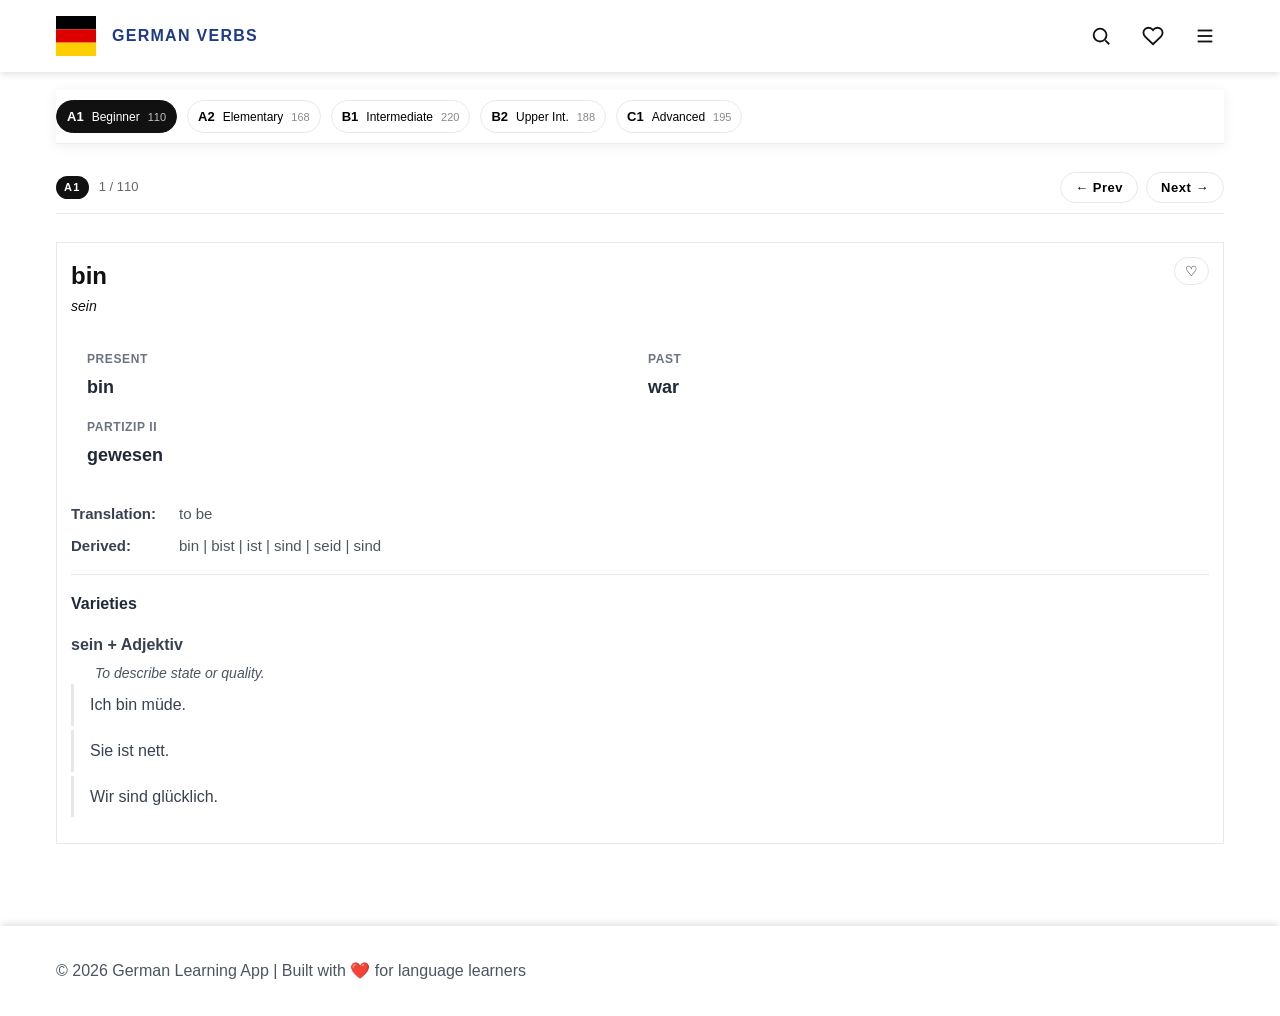
<file: index.html>
<!DOCTYPE html>
<html lang="en">
<head>
  <meta charset="UTF-8">
  <meta name="viewport" content="width=device-width, initial-scale=1.0">
  <title>German Verbs Learning App</title>
  <link rel="stylesheet" href="style.css">
  <link rel="icon" href="data:image/svg+xml,<svg xmlns=%22http://www.w3.org/2000/svg%22 viewBox=%220 0 100 100%22><text y=%22.9em%22 font-size=%2290%22>🇩🇪</text></svg>">
</head>
<body>
  <header class="main-header">
    <div class="container">
      <div class="header-content">
        <div class="logo">
          <svg width="40" height="40" viewBox="0 0 40 40" fill="none" xmlns="http://www.w3.org/2000/svg">
            <rect width="40" height="13.33" fill="#000"/>
            <rect y="13.33" width="40" height="13.33" fill="#DD0000"/>
            <rect y="26.67" width="40" height="13.33" fill="#FFCE00"/>
          </svg>
          <h1>German Verbs</h1>
        </div>
        <div class="header-actions">
          <button class="icon-btn" id="btnGlobalSearch" type="button" aria-label="Search"><svg viewBox="0 0 24 24" width="22" height="22" fill="none" stroke="currentColor" stroke-width="2"><circle cx="11" cy="11" r="7"></circle><path d="M21 21l-4.3-4.3"></path></svg></button>
          <button class="icon-btn" id="btnSaved" type="button" aria-label="Saved words"><svg viewBox="0 0 24 24" width="22" height="22" fill="none" stroke="currentColor" stroke-width="2"><path d="M20.8 4.6a5.5 5.5 0 0 0-7.8 0L12 5.6l-1-1a5.5 5.5 0 0 0-7.8 7.8l1 1L12 21l7.8-7.6 1-1a5.5 5.5 0 0 0 0-7.8z"></path></svg></button>
          <button class="icon-btn menu-btn" type="button" aria-label="Menu" aria-expanded="false"><svg viewBox="0 0 24 24" width="22" height="22" fill="none" stroke="currentColor" stroke-width="2"><path d="M4 6h16"></path><path d="M4 12h16"></path><path d="M4 18h16"></path></svg></button>
        </div>
      </div>
    </div>
  </header>

  <div class="drawer-backdrop" hidden></div>
  <aside class="drawer" hidden>
    <div class="drawer-top">
      <div class="drawer-title">Menu</div>
      <button class="icon-btn drawer-close" type="button" aria-label="Close"><svg viewBox="0 0 24 24" width="22" height="22" fill="none" stroke="currentColor" stroke-width="2"><path d="M18 6L6 18"></path><path d="M6 6l12 12"></path></svg></button>
    </div>
    <nav class="drawer-nav">
      <a href="index.html" class="drawer-link drawer-link--active">🔤 Verbs</a>
      <a href="nouns.html" class="drawer-link">📦 Nouns</a>
      <a href="adjectives.html" class="drawer-link">🎨 Adjectives</a>
      <a href="adverbs.html" class="drawer-link">💨 Adverbs</a>
      <a href="practice.html" class="drawer-link">✅ Practice</a>
      <a href="grammar.html" class="drawer-link">📖 Grammar</a>
    </nav>
    <div class="drawer-section">
      <div class="drawer-section-title">Review Progress</div>
      <details class="drawer-acc">
        <summary>✅ Learned</summary>
        <div id="drawerLearnedList" class="drawer-list"></div>
      </details>
      <details class="drawer-acc">
        <summary>📖 Not yet learned</summary>
        <div id="drawerUnlearnedList" class="drawer-list"></div>
      </details>
    </div>
  </aside>

  <div class="modal" id="globalSearchModal" hidden>
    <div class="modal__backdrop" data-close="globalSearchModal"></div>
    <div class="modal__panel">
      <div class="modal__top"><div class="modal__title">Search Words</div><button class="icon-btn" data-close="globalSearchModal" aria-label="Close">✕</button></div>
      <input id="globalSearchInput" class="modal__input" placeholder="Search all verbs, nouns, adjectives, adverbs…" />
      <div id="globalSearchResults" class="modal__results"></div>
    </div>
  </div>

  <div class="modal" id="savedModal" hidden>
    <div class="modal__backdrop" data-close="savedModal"></div>
    <div class="modal__panel">
      <div class="modal__top"><div class="modal__title">Saved Words</div><button class="icon-btn" data-close="savedModal" aria-label="Close">✕</button></div>
      <div id="savedResults" class="modal__results"></div>
    </div>
  </div>

  <main class="main-content">
    <div class="container">
      <section class="level-section level-section--sticky">
        <div class="level-buttons">
          <button class="level-btn active" data-level="a1"><span class="level-badge">A1</span><span class="level-name">Beginner</span><span class="level-count" id="count-a1">0</span><div class="level-dropdown" id="dropdown-a1"></div></button>
          <button class="level-btn" data-level="a2"><span class="level-badge">A2</span><span class="level-name">Elementary</span><span class="level-count" id="count-a2">0</span><div class="level-dropdown" id="dropdown-a2"></div></button>
          <button class="level-btn" data-level="b1"><span class="level-badge">B1</span><span class="level-name">Intermediate</span><span class="level-count" id="count-b1">0</span><div class="level-dropdown" id="dropdown-b1"></div></button>
          <button class="level-btn" data-level="b2"><span class="level-badge">B2</span><span class="level-name">Upper Int.</span><span class="level-count" id="count-b2">0</span><div class="level-dropdown" id="dropdown-b2"></div></button>
          <button class="level-btn" data-level="c1"><span class="level-badge">C1</span><span class="level-name">Advanced</span><span class="level-count" id="count-c1">0</span><div class="level-dropdown" id="dropdown-c1"></div></button>
        </div>
      </section>
      <section class="verbs-section">
        <div id="verbs-list" class="verbs-list"></div>
      </section>
    </div>
  </main>

  <footer class="main-footer"><div class="container"><p>&copy; 2026 German Learning App | Built with ❤️ for language learners</p></div></footer>

  <script src="shared.js"></script>
  <script>
    const menuBtn=document.querySelector(".menu-btn"),drawer=document.querySelector(".drawer"),backdrop=document.querySelector(".drawer-backdrop"),closeBtn=document.querySelector(".drawer-close");
    function openMenu(){drawer.hidden=false;backdrop.hidden=false;document.body.classList.add('drawer-open');menuBtn?.setAttribute("aria-expanded","true");}
    function closeMenu(){drawer.hidden=true;backdrop.hidden=true;document.body.classList.remove('drawer-open');menuBtn?.setAttribute("aria-expanded","false");}
    menuBtn?.addEventListener("click",openMenu);closeBtn?.addEventListener("click",closeMenu);backdrop?.addEventListener("click",closeMenu);
    SharedApp.initSavedModal();
    SharedApp.initSearchModal();
  </script>
  <script type="module" src="app.js"></script>
</body>
</html>
</file>
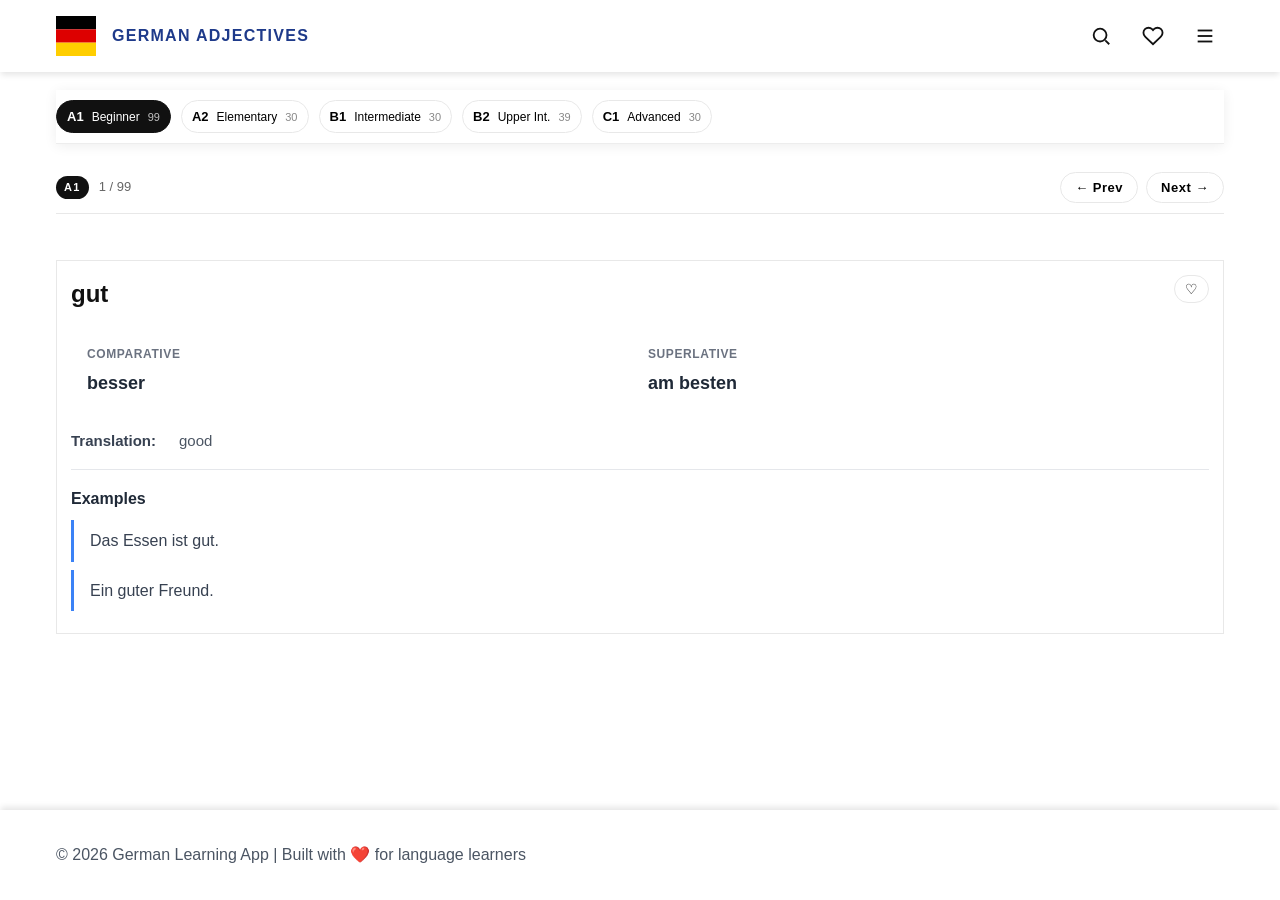
<file: adjectives.html>
<!DOCTYPE html>
<html lang="en">
<head>
  <meta charset="UTF-8">
  <meta name="viewport" content="width=device-width, initial-scale=1.0">
  <title>German Adjectives Learning App</title>
  <link rel="stylesheet" href="style.css">
  <link rel="icon" href="data:image/svg+xml,<svg xmlns=%22http://www.w3.org/2000/svg%22 viewBox=%220 0 100 100%22><text y=%22.9em%22 font-size=%2290%22>🇩🇪</text></svg>">
</head>
<body>
  <header class="main-header">
    <div class="container">
      <div class="header-content">
        <div class="logo">
          <svg width="40" height="40" viewBox="0 0 40 40" fill="none" xmlns="http://www.w3.org/2000/svg">
            <rect width="40" height="13.33" fill="#000"/>
            <rect y="13.33" width="40" height="13.33" fill="#DD0000"/>
            <rect y="26.67" width="40" height="13.33" fill="#FFCE00"/>
          </svg>
          <h1>German Adjectives</h1>
        </div>
        <div class="header-actions">
          <button class="icon-btn" id="btnGlobalSearch" type="button" aria-label="Search"><svg viewBox="0 0 24 24" width="22" height="22" fill="none" stroke="currentColor" stroke-width="2"><circle cx="11" cy="11" r="7"></circle><path d="M21 21l-4.3-4.3"></path></svg></button>
          <button class="icon-btn" id="btnSaved" type="button" aria-label="Saved words"><svg viewBox="0 0 24 24" width="22" height="22" fill="none" stroke="currentColor" stroke-width="2"><path d="M20.8 4.6a5.5 5.5 0 0 0-7.8 0L12 5.6l-1-1a5.5 5.5 0 0 0-7.8 7.8l1 1L12 21l7.8-7.6 1-1a5.5 5.5 0 0 0 0-7.8z"></path></svg></button>
          <button class="icon-btn menu-btn" type="button" aria-label="Menu" aria-expanded="false"><svg viewBox="0 0 24 24" width="22" height="22" fill="none" stroke="currentColor" stroke-width="2"><path d="M4 6h16"></path><path d="M4 12h16"></path><path d="M4 18h16"></path></svg></button>
        </div>
      </div>
    </div>
  </header>

  <div class="drawer-backdrop" hidden></div>
  <aside class="drawer" hidden>
    <div class="drawer-top">
      <div class="drawer-title">Menu</div>
      <button class="icon-btn drawer-close" type="button" aria-label="Close"><svg viewBox="0 0 24 24" width="22" height="22" fill="none" stroke="currentColor" stroke-width="2"><path d="M18 6L6 18"></path><path d="M6 6l12 12"></path></svg></button>
    </div>
    <nav class="drawer-nav">
      <a href="index.html" class="drawer-link">🔤 Verbs</a>
      <a href="nouns.html" class="drawer-link">📦 Nouns</a>
      <a href="adjectives.html" class="drawer-link drawer-link--active">🎨 Adjectives</a>
      <a href="adverbs.html" class="drawer-link">💨 Adverbs</a>
      <a href="practice.html" class="drawer-link">✅ Practice</a>
      <a href="grammar.html" class="drawer-link">📖 Grammar</a>
    </nav>
    <div class="drawer-section">
      <div class="drawer-section-title">Review Progress</div>
      <details class="drawer-acc">
        <summary>✅ Learned</summary>
        <div id="drawerLearnedList" class="drawer-list"></div>
      </details>
      <details class="drawer-acc">
        <summary>📖 Not yet learned</summary>
        <div id="drawerUnlearnedList" class="drawer-list"></div>
      </details>
    </div>
  </aside>

  <div class="modal" id="globalSearchModal" hidden>
    <div class="modal__backdrop" data-close="globalSearchModal"></div>
    <div class="modal__panel">
      <div class="modal__top"><div class="modal__title">Search Words</div><button class="icon-btn" data-close="globalSearchModal" aria-label="Close">✕</button></div>
      <input id="globalSearchInput" class="modal__input" placeholder="Search all verbs, nouns, adjectives, adverbs…" />
      <div id="globalSearchResults" class="modal__results"></div>
    </div>
  </div>

  <div class="modal" id="savedModal" hidden>
    <div class="modal__backdrop" data-close="savedModal"></div>
    <div class="modal__panel">
      <div class="modal__top"><div class="modal__title">Saved Words</div><button class="icon-btn" data-close="savedModal" aria-label="Close">✕</button></div>
      <div id="savedResults" class="modal__results"></div>
    </div>
  </div>

  <main class="main-content">
    <div class="container">
      <section class="level-section level-section--sticky">
        <div class="level-buttons">
          <button class="level-btn active" data-level="a1"><span class="level-badge">A1</span><span class="level-name">Beginner</span><span class="level-count" id="count-a1">0</span><div class="level-dropdown" id="dropdown-a1"></div></button>
          <button class="level-btn" data-level="a2"><span class="level-badge">A2</span><span class="level-name">Elementary</span><span class="level-count" id="count-a2">0</span><div class="level-dropdown" id="dropdown-a2"></div></button>
          <button class="level-btn" data-level="b1"><span class="level-badge">B1</span><span class="level-name">Intermediate</span><span class="level-count" id="count-b1">0</span><div class="level-dropdown" id="dropdown-b1"></div></button>
          <button class="level-btn" data-level="b2"><span class="level-badge">B2</span><span class="level-name">Upper Int.</span><span class="level-count" id="count-b2">0</span><div class="level-dropdown" id="dropdown-b2"></div></button>
          <button class="level-btn" data-level="c1"><span class="level-badge">C1</span><span class="level-name">Advanced</span><span class="level-count" id="count-c1">0</span><div class="level-dropdown" id="dropdown-c1"></div></button>
        </div>
      </section>
      <section class="verbs-section">
        <div id="study-root" class="study-root"></div>
      </section>
    </div>
  </main>

  <footer class="main-footer"><div class="container"><p>&copy; 2026 German Learning App | Built with ❤️ for language learners</p></div></footer>

  <script src="shared.js"></script>
  <script>
    const menuBtn=document.querySelector(".menu-btn"),drawer=document.querySelector(".drawer"),backdrop=document.querySelector(".drawer-backdrop"),closeBtn=document.querySelector(".drawer-close");
    function openMenu(){drawer.hidden=false;backdrop.hidden=false;menuBtn?.setAttribute("aria-expanded","true");document.body.classList.add('drawer-open');}
    function closeMenu(){drawer.hidden=true;backdrop.hidden=true;menuBtn?.setAttribute("aria-expanded","false");document.body.classList.remove('drawer-open');}
    menuBtn?.addEventListener("click",openMenu);closeBtn?.addEventListener("click",closeMenu);backdrop?.addEventListener("click",closeMenu);
    SharedApp.initSavedModal();
  </script>
  <script type="module" src="adjectives.js"></script>
</body>
</html>
</file>
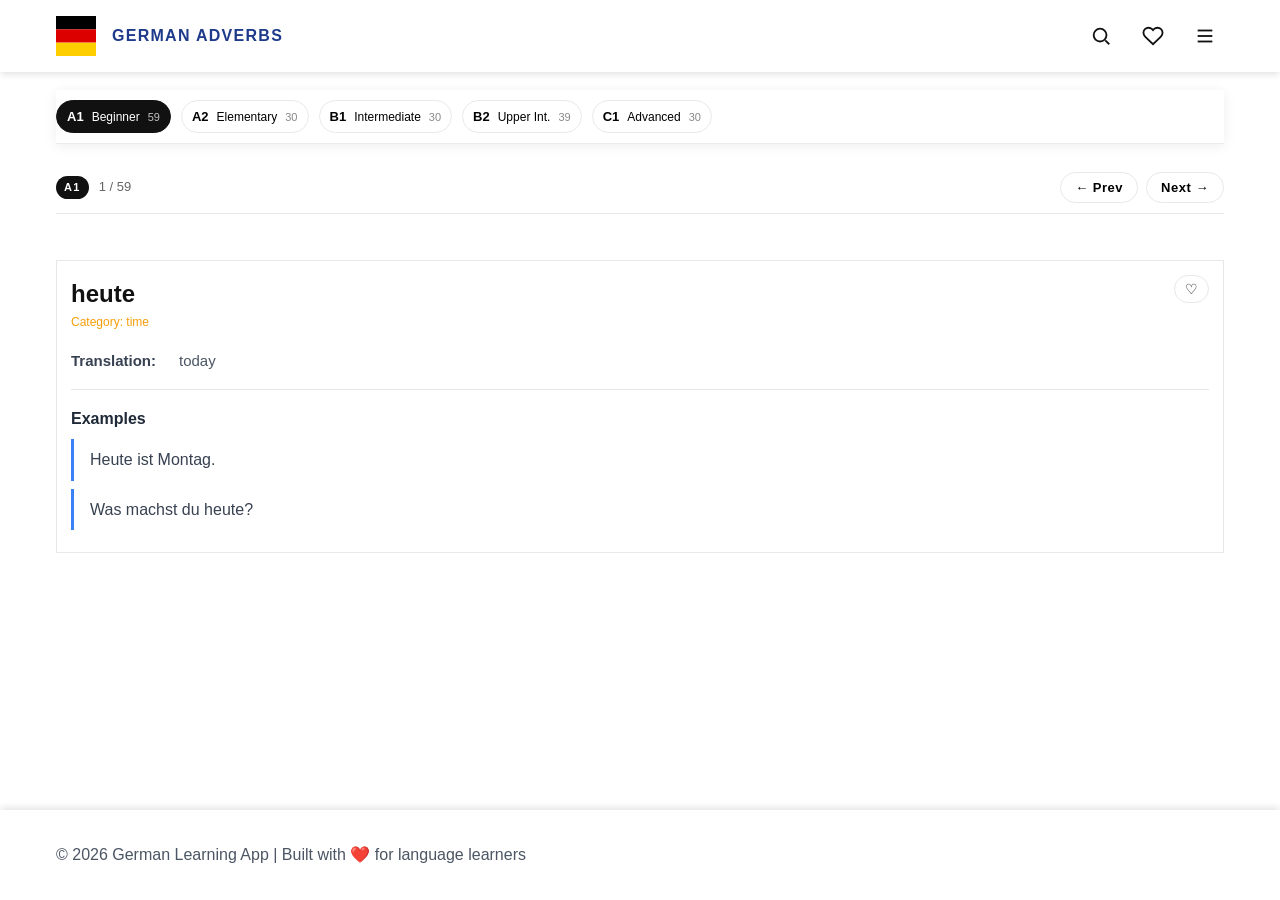
<file: adverbs.html>
<!DOCTYPE html>
<html lang="en">
<head>
  <meta charset="UTF-8">
  <meta name="viewport" content="width=device-width, initial-scale=1.0">
  <title>German Adverbs Learning App</title>
  <link rel="stylesheet" href="style.css">
  <link rel="icon" href="data:image/svg+xml,<svg xmlns=%22http://www.w3.org/2000/svg%22 viewBox=%220 0 100 100%22><text y=%22.9em%22 font-size=%2290%22>🇩🇪</text></svg>">
</head>
<body>
  <header class="main-header">
    <div class="container">
      <div class="header-content">
        <div class="logo">
          <svg width="40" height="40" viewBox="0 0 40 40" fill="none" xmlns="http://www.w3.org/2000/svg">
            <rect width="40" height="13.33" fill="#000"/>
            <rect y="13.33" width="40" height="13.33" fill="#DD0000"/>
            <rect y="26.67" width="40" height="13.33" fill="#FFCE00"/>
          </svg>
          <h1>German Adverbs</h1>
        </div>
        <div class="header-actions">
          <button class="icon-btn" id="btnGlobalSearch" type="button" aria-label="Search"><svg viewBox="0 0 24 24" width="22" height="22" fill="none" stroke="currentColor" stroke-width="2"><circle cx="11" cy="11" r="7"></circle><path d="M21 21l-4.3-4.3"></path></svg></button>
          <button class="icon-btn" id="btnSaved" type="button" aria-label="Saved words"><svg viewBox="0 0 24 24" width="22" height="22" fill="none" stroke="currentColor" stroke-width="2"><path d="M20.8 4.6a5.5 5.5 0 0 0-7.8 0L12 5.6l-1-1a5.5 5.5 0 0 0-7.8 7.8l1 1L12 21l7.8-7.6 1-1a5.5 5.5 0 0 0 0-7.8z"></path></svg></button>
          <button class="icon-btn menu-btn" type="button" aria-label="Menu" aria-expanded="false"><svg viewBox="0 0 24 24" width="22" height="22" fill="none" stroke="currentColor" stroke-width="2"><path d="M4 6h16"></path><path d="M4 12h16"></path><path d="M4 18h16"></path></svg></button>
        </div>
      </div>
    </div>
  </header>

  <div class="drawer-backdrop" hidden></div>
  <aside class="drawer" hidden>
    <div class="drawer-top">
      <div class="drawer-title">Menu</div>
      <button class="icon-btn drawer-close" type="button" aria-label="Close"><svg viewBox="0 0 24 24" width="22" height="22" fill="none" stroke="currentColor" stroke-width="2"><path d="M18 6L6 18"></path><path d="M6 6l12 12"></path></svg></button>
    </div>
    <nav class="drawer-nav">
      <a href="index.html" class="drawer-link">🔤 Verbs</a>
      <a href="nouns.html" class="drawer-link">📦 Nouns</a>
      <a href="adjectives.html" class="drawer-link">🎨 Adjectives</a>
      <a href="adverbs.html" class="drawer-link drawer-link--active">💨 Adverbs</a>
      <a href="practice.html" class="drawer-link">✅ Practice</a>
      <a href="grammar.html" class="drawer-link">📖 Grammar</a>
    </nav>
    <div class="drawer-section">
      <div class="drawer-section-title">Review Progress</div>
      <details class="drawer-acc">
        <summary>✅ Learned</summary>
        <div id="drawerLearnedList" class="drawer-list"></div>
      </details>
      <details class="drawer-acc">
        <summary>📖 Not yet learned</summary>
        <div id="drawerUnlearnedList" class="drawer-list"></div>
      </details>
    </div>
  </aside>

  <div class="modal" id="globalSearchModal" hidden>
    <div class="modal__backdrop" data-close="globalSearchModal"></div>
    <div class="modal__panel">
      <div class="modal__top"><div class="modal__title">Search Words</div><button class="icon-btn" data-close="globalSearchModal" aria-label="Close">✕</button></div>
      <input id="globalSearchInput" class="modal__input" placeholder="Search all verbs, nouns, adjectives, adverbs…" />
      <div id="globalSearchResults" class="modal__results"></div>
    </div>
  </div>

  <div class="modal" id="savedModal" hidden>
    <div class="modal__backdrop" data-close="savedModal"></div>
    <div class="modal__panel">
      <div class="modal__top"><div class="modal__title">Saved Words</div><button class="icon-btn" data-close="savedModal" aria-label="Close">✕</button></div>
      <div id="savedResults" class="modal__results"></div>
    </div>
  </div>

  <main class="main-content">
    <div class="container">
      <section class="level-section level-section--sticky">
        <div class="level-buttons">
          <button class="level-btn active" data-level="a1"><span class="level-badge">A1</span><span class="level-name">Beginner</span><span class="level-count" id="count-a1">0</span><div class="level-dropdown" id="dropdown-a1"></div></button>
          <button class="level-btn" data-level="a2"><span class="level-badge">A2</span><span class="level-name">Elementary</span><span class="level-count" id="count-a2">0</span><div class="level-dropdown" id="dropdown-a2"></div></button>
          <button class="level-btn" data-level="b1"><span class="level-badge">B1</span><span class="level-name">Intermediate</span><span class="level-count" id="count-b1">0</span><div class="level-dropdown" id="dropdown-b1"></div></button>
          <button class="level-btn" data-level="b2"><span class="level-badge">B2</span><span class="level-name">Upper Int.</span><span class="level-count" id="count-b2">0</span><div class="level-dropdown" id="dropdown-b2"></div></button>
          <button class="level-btn" data-level="c1"><span class="level-badge">C1</span><span class="level-name">Advanced</span><span class="level-count" id="count-c1">0</span><div class="level-dropdown" id="dropdown-c1"></div></button>
        </div>
      </section>
      <section class="verbs-section">
        <div id="study-root" class="study-root"></div>
      </section>
    </div>
  </main>

  <footer class="main-footer"><div class="container"><p>&copy; 2026 German Learning App | Built with ❤️ for language learners</p></div></footer>

  <script src="shared.js"></script>
  <script>
    const menuBtn=document.querySelector(".menu-btn"),drawer=document.querySelector(".drawer"),backdrop=document.querySelector(".drawer-backdrop"),closeBtn=document.querySelector(".drawer-close");
    function openMenu(){drawer.hidden=false;backdrop.hidden=false;menuBtn?.setAttribute("aria-expanded","true");document.body.classList.add('drawer-open');}
    function closeMenu(){drawer.hidden=true;backdrop.hidden=true;menuBtn?.setAttribute("aria-expanded","false");document.body.classList.remove('drawer-open');}
    menuBtn?.addEventListener("click",openMenu);closeBtn?.addEventListener("click",closeMenu);backdrop?.addEventListener("click",closeMenu);
    SharedApp.initSavedModal();
  </script>
  <script type="module" src="adverbs.js"></script>
</body>
</html>
</file>
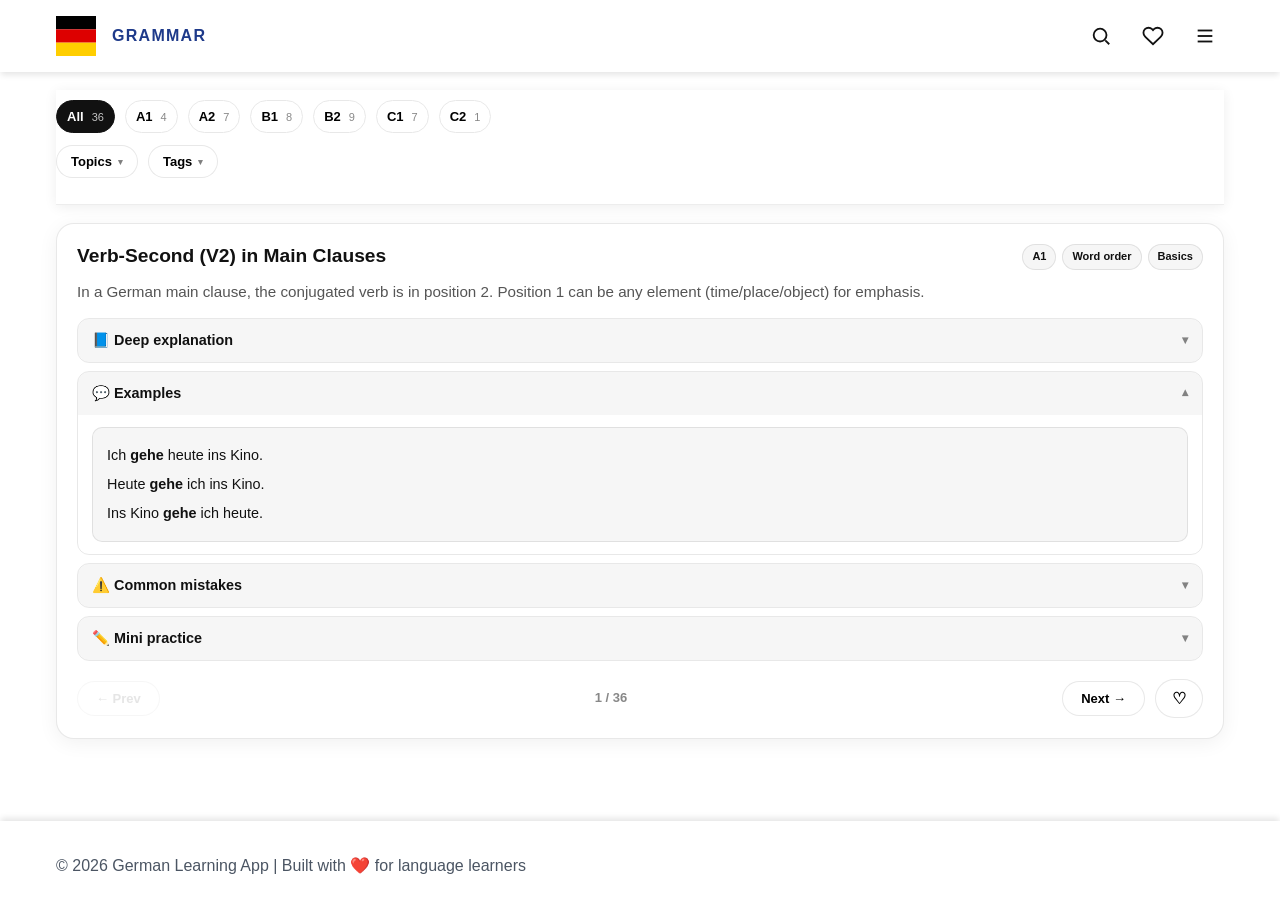
<file: grammar.html>
<!DOCTYPE html>
<html lang="en">
<head>
  <meta charset="UTF-8" />
  <meta name="viewport" content="width=device-width, initial-scale=1.0" />
  <title>German Grammar</title>
  <link rel="stylesheet" href="style.css" />
  <link rel="icon" href="data:image/svg+xml,<svg xmlns=%22http://www.w3.org/2000/svg%22 viewBox=%220 0 100 100%22><text y=%22.9em%22 font-size=%2290%22>🇩🇪</text></svg>">
  <style>
    /* Grammar-specific styles */
    :root { --gborder: rgba(0,0,0,.09); --gpanel: rgba(0,0,0,.035); }

    /* Filter bar (topics + tags dropdowns) */
    .grammar-filters {
      display: flex;
      gap: 10px;
      margin: 12px 0 16px;
      flex-wrap: nowrap;
      overflow-x: auto;
      -webkit-overflow-scrolling: touch;
      scrollbar-width: none;
    }
    .grammar-filters::-webkit-scrollbar { display: none; }

    .gf-item {
      position: relative;
      flex-shrink: 0;
    }

    .gf-btn {
      display: flex;
      align-items: center;
      gap: 6px;
      padding: 8px 14px;
      border: 1.5px solid var(--gborder);
      border-radius: 999px;
      background: #fff;
      font-size: 13px;
      font-weight: 700;
      cursor: pointer;
      white-space: nowrap;
      transition: border-color .15s, background .15s;
    }
    .gf-btn.active-filter { border-color: #111; background: #f5f5f5; }
    .gf-btn .gf-arrow { font-size: 9px; opacity: .5; transition: transform .2s; }
    .gf-item.open .gf-arrow { transform: rotate(180deg); }

    .gf-dropdown {
      position: absolute;
      top: calc(100% + 6px);
      left: 0;
      z-index: 400;
      background: #fff;
      border: 1px solid var(--gborder);
      border-radius: 12px;
      min-width: 200px;
      max-height: 320px;
      overflow-y: auto;
      box-shadow: 0 8px 28px rgba(0,0,0,.12);
      display: none;
      padding: 6px 0;
    }
    .gf-item.open .gf-dropdown { display: block; }

    .gf-option {
      display: block;
      width: 100%;
      padding: 8px 14px;
      border: none;
      background: none;
      font-size: 13px;
      text-align: left;
      cursor: pointer;
      border-radius: 0;
      display: flex;
      justify-content: space-between;
      align-items: center;
    }
    .gf-option:hover { background: #f5f5f5; }
    .gf-option.selected { font-weight: 800; }
    .gf-option .gf-count { font-size: 11px; color: #aaa; }

    /* Grammar card (one at a time) */
    .grammar-card {
      border: 1px solid var(--gborder);
      border-radius: 18px;
      background: #fff;
      padding: 20px;
      box-shadow: 0 4px 20px rgba(0,0,0,.06);
    }

    .grammar-card-head {
      display: flex;
      justify-content: space-between;
      align-items: flex-start;
      gap: 12px;
      margin-bottom: 10px;
    }

    .grammar-title {
      font-size: 1.2rem;
      font-weight: 800;
      line-height: 1.3;
    }

    .grammar-meta {
      display: flex;
      gap: 6px;
      flex-wrap: wrap;
      flex-shrink: 0;
    }

    .gtag {
      display: inline-block;
      padding: 3px 9px;
      border-radius: 999px;
      border: 1px solid var(--gborder);
      font-size: 11px;
      white-space: nowrap;
      background: var(--gpanel);
      font-weight: 700;
    }

    .grammar-summary {
      color: #555;
      font-size: .95rem;
      line-height: 1.6;
      margin-bottom: 14px;
    }

    .grammar-sections {
      display: flex;
      flex-direction: column;
      gap: 8px;
    }

    .grammar-sec {
      border: 1px solid var(--gborder);
      border-radius: 12px;
      overflow: hidden;
    }

    .grammar-sec summary {
      cursor: pointer;
      list-style: none;
      padding: 10px 14px;
      font-weight: 800;
      font-size: .9rem;
      display: flex;
      justify-content: space-between;
      align-items: center;
      background: var(--gpanel);
      user-select: none;
    }
    .grammar-sec summary::-webkit-details-marker { display: none; }
    .grammar-sec summary::after { content: '▾'; font-size: 12px; opacity: .5; transition: transform .2s; }
    .grammar-sec[open] summary::after { transform: rotate(180deg); }

    .grammar-sec-body {
      padding: 12px 14px;
      font-size: .9rem;
      line-height: 1.7;
    }

    .grammar-sec-body .box {
      padding: 10px 14px;
      background: var(--gpanel);
      border-radius: 10px;
      border: 1px solid var(--gborder);
    }
    .grammar-sec-body p { margin: .3rem 0; }
    .grammar-sec-body ul,
    .grammar-sec-body ol { margin: .4rem 0 .2rem 1.3rem; }
    .grammar-sec-body strong { font-weight: 800; }

    .grammar-table { width: 100%; border-collapse: collapse; margin-top: 8px; border-radius: 10px; overflow: hidden; }
    .grammar-table th, .grammar-table td { border: 1px solid var(--gborder); padding: 7px 10px; vertical-align: top; font-size: .87rem; }
    .grammar-table th { background: var(--gpanel); font-weight: 800; }

    /* Nav row (prev / counter / next / save) */
    .grammar-nav {
      display: flex;
      align-items: center;
      gap: 10px;
      margin-top: 18px;
    }

    .grammar-nav-btn {
      display: flex;
      align-items: center;
      gap: 6px;
      padding: 9px 18px;
      border: 1.5px solid var(--gborder);
      border-radius: 999px;
      background: #fff;
      font-size: 13px;
      font-weight: 800;
      cursor: pointer;
      transition: background .15s;
    }
    .grammar-nav-btn:hover { background: #f5f5f5; }
    .grammar-nav-btn:disabled { opacity: .35; cursor: not-allowed; }

    .grammar-nav-counter {
      flex: 1;
      text-align: center;
      font-size: 13px;
      color: #888;
      font-weight: 600;
    }

    .grammar-save-btn {
      padding: 9px 16px;
      border: 1.5px solid var(--gborder);
      border-radius: 999px;
      background: #fff;
      font-size: 16px;
      cursor: pointer;
      transition: background .15s, border-color .15s;
      font-weight: 900;
    }
    .grammar-save-btn.saved { border-color: #e53e3e; color: #e53e3e; }

    .grammar-no-results {
      text-align: center;
      padding: 40px 20px;
      color: #888;
      font-size: 1rem;
    }
  </style>
</head>
<body>
  <header class="main-header">
    <div class="container">
      <div class="header-content">
        <div class="logo">
          <svg width="40" height="40" viewBox="0 0 40 40" fill="none" xmlns="http://www.w3.org/2000/svg">
            <rect width="40" height="13.33" fill="#000"/>
            <rect y="13.33" width="40" height="13.33" fill="#DD0000"/>
            <rect y="26.67" width="40" height="13.33" fill="#FFCE00"/>
          </svg>
          <h1>Grammar</h1>
        </div>
        <div class="header-actions">
          <button class="icon-btn" id="btnGlobalSearch" type="button" aria-label="Search">
            <svg viewBox="0 0 24 24" width="22" height="22" fill="none" stroke="currentColor" stroke-width="2"><circle cx="11" cy="11" r="7"></circle><path d="M21 21l-4.3-4.3"></path></svg>
          </button>
          <button class="icon-btn" id="btnSaved" type="button" aria-label="Saved words">
            <svg viewBox="0 0 24 24" width="22" height="22" fill="none" stroke="currentColor" stroke-width="2"><path d="M20.8 4.6a5.5 5.5 0 0 0-7.8 0L12 5.6l-1-1a5.5 5.5 0 0 0-7.8 7.8l1 1L12 21l7.8-7.6 1-1a5.5 5.5 0 0 0 0-7.8z"></path></svg>
          </button>
          <button class="icon-btn menu-btn" type="button" aria-label="Menu" aria-expanded="false">
            <svg viewBox="0 0 24 24" width="22" height="22" fill="none" stroke="currentColor" stroke-width="2"><path d="M4 6h16"></path><path d="M4 12h16"></path><path d="M4 18h16"></path></svg>
          </button>
        </div>
      </div>
    </div>
  </header>

  <div class="drawer-backdrop" hidden></div>
  <aside class="drawer" hidden>
    <div class="drawer-top">
      <div class="drawer-title">Menu</div>
      <button class="icon-btn drawer-close" type="button" aria-label="Close">
        <svg viewBox="0 0 24 24" width="22" height="22" fill="none" stroke="currentColor" stroke-width="2"><path d="M18 6L6 18"></path><path d="M6 6l12 12"></path></svg>
      </button>
    </div>
    <nav class="drawer-nav">
      <a href="index.html" class="drawer-link">🔤 Verbs</a>
      <a href="nouns.html" class="drawer-link">📦 Nouns</a>
      <a href="adjectives.html" class="drawer-link">🎨 Adjectives</a>
      <a href="adverbs.html" class="drawer-link">💨 Adverbs</a>
      <a href="practice.html" class="drawer-link">✅ Practice</a>
      <a href="grammar.html" class="drawer-link drawer-link--active">📖 Grammar</a>
    </nav>
    <div class="drawer-section">
      <div class="drawer-section-title">Review Progress</div>
      <details class="drawer-acc">
        <summary>✅ Learned</summary>
        <div id="drawerLearnedList" class="drawer-list"></div>
      </details>
      <details class="drawer-acc">
        <summary>📖 Not yet learned</summary>
        <div id="drawerUnlearnedList" class="drawer-list"></div>
      </details>
    </div>
  </aside>

  <div class="modal" id="globalSearchModal" hidden>
    <div class="modal__backdrop" data-close="globalSearchModal"></div>
    <div class="modal__panel">
      <div class="modal__top"><div class="modal__title">Search All Words</div><button class="icon-btn" data-close="globalSearchModal" aria-label="Close">✕</button></div>
      <input id="globalSearchInput" class="modal__input" placeholder="Search all verbs, nouns, adjectives, adverbs…" />
      <div id="globalSearchResults" class="modal__results"></div>
    </div>
  </div>

  <div class="modal" id="savedModal" hidden>
    <div class="modal__backdrop" data-close="savedModal"></div>
    <div class="modal__panel">
      <div class="modal__top"><div class="modal__title">Saved Words</div><button class="icon-btn" data-close="savedModal" aria-label="Close">✕</button></div>
      <div id="savedResults" class="modal__results"></div>
    </div>
  </div>

  <main class="main-content">
    <div class="container">

      <!-- Sticky level + filter bar -->
      <div class="level-section level-section--sticky" id="grammarTopBar">
        <!-- Level buttons (same pattern as word pages) -->
        <div class="level-buttons" id="levelButtons">
          <button class="level-btn active" data-level="ALL"><span class="level-badge">All</span><span class="level-count" id="count-all">36</span></button>
          <button class="level-btn" data-level="A1"><span class="level-badge">A1</span><span class="level-count" id="count-a1">0</span></button>
          <button class="level-btn" data-level="A2"><span class="level-badge">A2</span><span class="level-count" id="count-a2">0</span></button>
          <button class="level-btn" data-level="B1"><span class="level-badge">B1</span><span class="level-count" id="count-b1">0</span></button>
          <button class="level-btn" data-level="B2"><span class="level-badge">B2</span><span class="level-count" id="count-b2">0</span></button>
          <button class="level-btn" data-level="C1"><span class="level-badge">C1</span><span class="level-count" id="count-c1">0</span></button>
          <button class="level-btn" data-level="C2"><span class="level-badge">C2</span><span class="level-count" id="count-c2">0</span></button>
        </div>

        <!-- Collapsed filter dropdowns -->
        <div class="grammar-filters" id="grammarFilters">
          <!-- Filled by JS -->
        </div>
      </div>

      <!-- Single topic display -->
      <section class="verbs-section" id="grammarContent">
        <div id="grammarCard"></div>
      </section>

    </div>
  </main>

  <footer class="main-footer"><div class="container"><p>&copy; 2026 German Learning App | Built with ❤️ for language learners</p></div></footer>

  <script src="topics.js"></script>
  <script src="shared.js"></script>
  <script>
    /* ===== Menu ===== */
    const menuBtn=document.querySelector(".menu-btn"),drawer=document.querySelector(".drawer"),backdrop=document.querySelector(".drawer-backdrop"),closeBtn=document.querySelector(".drawer-close");
    function openMenu(){drawer.hidden=false;backdrop.hidden=false;menuBtn?.setAttribute("aria-expanded","true");document.body.classList.add('drawer-open');}
    function closeMenu(){drawer.hidden=true;backdrop.hidden=true;menuBtn?.setAttribute("aria-expanded","false");document.body.classList.remove('drawer-open');}
    menuBtn?.addEventListener("click",openMenu);closeBtn?.addEventListener("click",closeMenu);backdrop?.addEventListener("click",closeMenu);
    SharedApp.initSavedModal();
    SharedApp.initSearchModal();
  </script>
  <script>
    (function(){
      if(!Array.isArray(window.TOPICS)){ document.getElementById('grammarCard').innerHTML='<div class="grammar-no-results">⚠️ topics.js not loaded.</div>'; return; }

      const TOPICS = window.TOPICS;
      const { getSaved, setSaved, getMeta, setMeta, registerPageItems } = window.SharedApp;

      let activeLevel = 'ALL';
      let activeTopic = 'ALL'; // topic filter: ALL or topic id
      let activeTag   = 'ALL';
      let filteredList = [];
      let currentIdx  = 0;

      /* ===== Level counts ===== */
      function updateCounts(){
        const counts = {};
        TOPICS.forEach(t => { counts[t.level] = (counts[t.level]||0)+1; });
        document.getElementById('count-all').textContent = TOPICS.length;
        ['A1','A2','B1','B2','C1','C2'].forEach(l => {
          const el = document.getElementById('count-'+l.toLowerCase());
          if(el) el.textContent = counts[l]||0;
        });
      }

      /* ===== Level buttons ===== */
      document.getElementById('levelButtons').addEventListener('click', e => {
        const btn = e.target.closest('.level-btn');
        if(!btn) return;
        document.querySelectorAll('#levelButtons .level-btn').forEach(b => b.classList.remove('active'));
        btn.classList.add('active');
        activeLevel = btn.dataset.level;
        activeTopic = 'ALL'; activeTag = 'ALL';
        rebuildFilters();
        applyFilters(0);
      });

      /* ===== Build filter dropdowns (Topics + Tags) ===== */
      function rebuildFilters(){
        const pool = activeLevel==='ALL' ? TOPICS : TOPICS.filter(t=>t.level===activeLevel);
        const container = document.getElementById('grammarFilters');
        container.innerHTML = '';

        // Topics dropdown
        container.appendChild(makeDropdown('Topics', 'topic',
          [{id:'ALL',label:'All Topics',count:pool.length},...pool.map(t=>({id:t.id,label:t.title,count:null}))],
          activeTopic, id => { activeTopic=id; activeTag='ALL'; applyFilters(0); rebuildFilters(); }
        ));

        // Tags dropdown
        const tagCounts = {};
        pool.forEach(t=>(t.tags||[]).forEach(tag=>{ tagCounts[tag]=(tagCounts[tag]||0)+1; }));
        const tags = Object.entries(tagCounts).sort((a,b)=>b[1]-a[1]);
        container.appendChild(makeDropdown('Tags', 'tag',
          [{id:'ALL',label:'All Tags',count:pool.length},...tags.map(([tag,c])=>({id:tag,label:tag,count:c}))],
          activeTag, id => { activeTag=id; activeTopic='ALL'; applyFilters(0); rebuildFilters(); }
        ));
      }

      function makeDropdown(label, key, options, activeId, onChange){
        const wrap = document.createElement('div');
        wrap.className = 'gf-item';
        const isFiltered = activeId !== 'ALL';
        const activeLabel = isFiltered ? options.find(o=>o.id===activeId)?.label || label : label;
        wrap.innerHTML = `
          <button class="gf-btn${isFiltered?' active-filter':''}" type="button">
            ${esc(activeLabel)} <span class="gf-arrow">▾</span>
          </button>
          <div class="gf-dropdown">
            ${options.map(o=>`
              <button class="gf-option${o.id===activeId?' selected':''}" data-id="${esc(o.id)}" type="button">
                <span>${esc(o.label)}</span>
                ${o.count!==null?`<span class="gf-count">${o.count}</span>`:''}
              </button>
            `).join('')}
          </div>
        `;
        const btn = wrap.querySelector('.gf-btn');
        const dd  = wrap.querySelector('.gf-dropdown');

        btn.addEventListener('click', e => {
          e.stopPropagation();
          // Close other open dropdowns
          document.querySelectorAll('.gf-item.open').forEach(el=>{ if(el!==wrap) el.classList.remove('open'); });
          wrap.classList.toggle('open');
        });

        dd.addEventListener('click', e => {
          const opt = e.target.closest('.gf-option');
          if(!opt) return;
          wrap.classList.remove('open');
          onChange(opt.dataset.id);
        });

        // Close on outside click
        document.addEventListener('click', () => wrap.classList.remove('open'), {once:false});

        return wrap;
      }

      /* ===== Apply filters & render ===== */
      function applyFilters(targetIdx=0){
        let pool = activeLevel==='ALL' ? TOPICS : TOPICS.filter(t=>t.level===activeLevel);
        if(activeTopic!=='ALL') pool = pool.filter(t=>t.id===activeTopic);
        if(activeTag!=='ALL') pool = pool.filter(t=>(t.tags||[]).includes(activeTag));
        filteredList = pool;
        currentIdx = Math.min(Math.max(0,targetIdx), filteredList.length-1);
        renderCard();
        updateDrawer();
        // Register items for cross-page search
        registerPageItems(filteredList.map((t,i)=>({
          id:'grammar:'+t.id, label:t.title, translation:t.summary.slice(0,60),
          url:'grammar.html', category:'Grammar', level:t.level
        })));
      }

      /* ===== Render single card ===== */
      function renderCard(){
        const cont = document.getElementById('grammarCard');
        if(!filteredList.length){
          cont.innerHTML = '<div class="grammar-no-results">No topics match these filters.</div>';
          return;
        }

        const t = filteredList[currentIdx];
        const saveId = 'grammar:'+t.id;
        const saved = getSaved().has(saveId);
        const total = filteredList.length;

        cont.innerHTML = `
          <div class="grammar-card">
            <div class="grammar-card-head">
              <h2 class="grammar-title">${esc(t.title)}</h2>
              <div class="grammar-meta">
                <span class="gtag">${esc(t.level)}</span>
                ${(t.tags||[]).map(tag=>`<span class="gtag">${esc(tag)}</span>`).join('')}
              </div>
            </div>

            <p class="grammar-summary">${esc(t.summary)}</p>

            <div class="grammar-sections">
              ${t.deep?`<details class="grammar-sec"><summary>📘 Deep explanation</summary><div class="grammar-sec-body">${t.deep}</div></details>`:''}
              ${t.examples?`<details class="grammar-sec" open><summary>💬 Examples</summary><div class="grammar-sec-body">${t.examples}</div></details>`:''}
              ${t.mistakes?`<details class="grammar-sec"><summary>⚠️ Common mistakes</summary><div class="grammar-sec-body">${t.mistakes}</div></details>`:''}
              ${t.practice?`<details class="grammar-sec"><summary>✏️ Mini practice</summary><div class="grammar-sec-body">${t.practice}</div></details>`:''}
            </div>

            <div class="grammar-nav">
              <button class="grammar-nav-btn" id="gPrev" type="button" ${currentIdx===0?'disabled':''}>← Prev</button>
              <span class="grammar-nav-counter">${currentIdx+1} / ${total}</span>
              <button class="grammar-nav-btn" id="gNext" type="button" ${currentIdx>=total-1?'disabled':''}>Next →</button>
              <button class="grammar-save-btn${saved?' saved':''}" id="gSave" type="button"
                data-save-id="${esc(saveId)}"
                data-save-label="${esc(t.title)}"
                data-save-trans="${esc(t.summary.slice(0,60))}"
                data-save-url="grammar.html"
                data-save-cat="Grammar"
                aria-label="Save">${saved?'♥':'♡'}</button>
            </div>
          </div>
        `;

        // Wire nav
        document.getElementById('gPrev')?.addEventListener('click', () => { if(currentIdx>0){ currentIdx--; renderCard(); updateDrawer(); } });
        document.getElementById('gNext')?.addEventListener('click', () => { if(currentIdx<filteredList.length-1){ currentIdx++; renderCard(); updateDrawer(); } });

        // Wire save
        const saveBtn = document.getElementById('gSave');
        if(saveBtn){
          saveBtn.addEventListener('click', () => {
            const s = getSaved(); const m = getMeta();
            if(s.has(saveId)){ s.delete(saveId); delete m[saveId]; }
            else { s.add(saveId); m[saveId]={ label:t.title, translation:t.summary.slice(0,60), url:'grammar.html', category:'Grammar' }; }
            setSaved(s); setMeta(m);
            saveBtn.classList.toggle('saved', s.has(saveId));
            saveBtn.textContent = s.has(saveId) ? '♥' : '♡';
          });
        }

        // Keyboard nav
        document.onkeydown = e => {
          if(e.target.tagName==='INPUT'||e.target.tagName==='TEXTAREA') return;
          if(e.key==='ArrowLeft' && currentIdx>0){ currentIdx--; renderCard(); updateDrawer(); }
          if(e.key==='ArrowRight' && currentIdx<filteredList.length-1){ currentIdx++; renderCard(); updateDrawer(); }
        };
      }

      /* ===== Drawer review ===== */
      function updateDrawer(){
        const SEEN_KEY = 'grammarseen:'+activeLevel;
        const seen = new Set(JSON.parse(localStorage.getItem(SEEN_KEY)||'[]'));
        // Mark current as seen
        const current = filteredList[currentIdx];
        if(current){ seen.add(current.id); localStorage.setItem(SEEN_KEY, JSON.stringify([...seen])); }

        const learned   = filteredList.filter(t=>seen.has(t.id));
        const unlearned = filteredList.filter(t=>!seen.has(t.id));

        const lh = document.getElementById('drawerLearnedList');
        const uh = document.getElementById('drawerUnlearnedList');

        if(lh) lh.innerHTML = learned.length
          ? learned.map((t,i)=>`<button class="drawer-item" data-gidx="${filteredList.indexOf(t)}">${esc(t.title)}</button>`).join('')
          : '<div class="drawer-empty">No topics read yet.</div>';

        if(uh) uh.innerHTML = unlearned.length
          ? unlearned.map(t=>`<button class="drawer-item" data-gidx="${filteredList.indexOf(t)}">${esc(t.title)}</button>`).join('')
          : '<div class="drawer-empty">All topics read! 🎉</div>';

        document.querySelectorAll('[data-gidx]').forEach(btn => {
          btn.onclick = () => { currentIdx=parseInt(btn.dataset.gidx,10); renderCard(); updateDrawer(); };
        });
      }

      function esc(s){ return String(s??'').replaceAll('&','&amp;').replaceAll('<','&lt;').replaceAll('>','&gt;').replaceAll('"','&quot;').replaceAll("'",'&#039;'); }

      /* ===== Init ===== */
      updateCounts();
      rebuildFilters();
      applyFilters(0);

    })();
  </script>
</body>
</html>
</file>
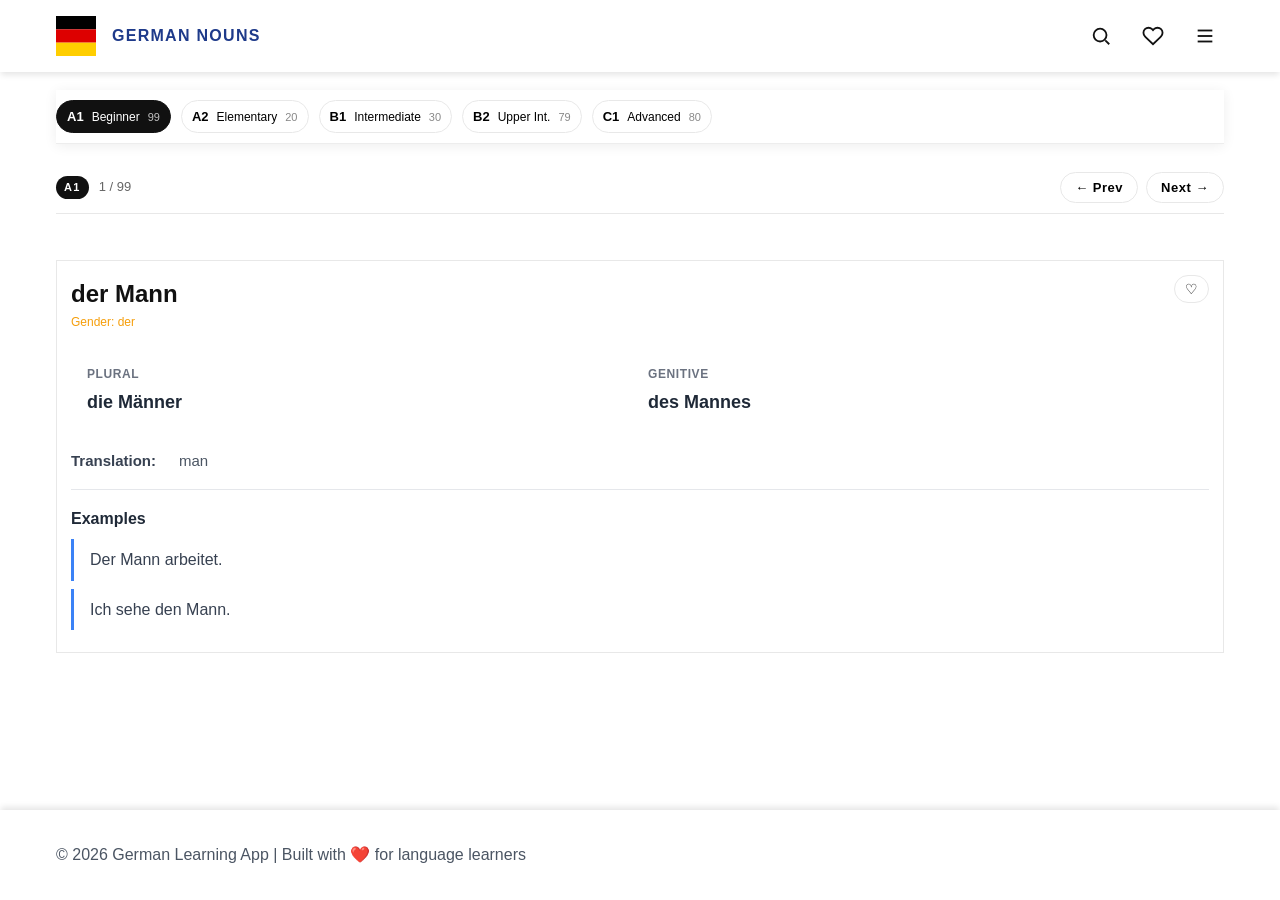
<file: nouns.html>
<!DOCTYPE html>
<html lang="en">
<head>
  <meta charset="UTF-8">
  <meta name="viewport" content="width=device-width, initial-scale=1.0">
  <title>German Nouns Learning App</title>
  <link rel="stylesheet" href="style.css">
  <link rel="icon" href="data:image/svg+xml,<svg xmlns=%22http://www.w3.org/2000/svg%22 viewBox=%220 0 100 100%22><text y=%22.9em%22 font-size=%2290%22>🇩🇪</text></svg>">
</head>
<body>
  <header class="main-header">
    <div class="container">
      <div class="header-content">
        <div class="logo">
          <svg width="40" height="40" viewBox="0 0 40 40" fill="none" xmlns="http://www.w3.org/2000/svg">
            <rect width="40" height="13.33" fill="#000"/>
            <rect y="13.33" width="40" height="13.33" fill="#DD0000"/>
            <rect y="26.67" width="40" height="13.33" fill="#FFCE00"/>
          </svg>
          <h1>German Nouns</h1>
        </div>
        <div class="header-actions">
          <button class="icon-btn" id="btnGlobalSearch" type="button" aria-label="Search"><svg viewBox="0 0 24 24" width="22" height="22" fill="none" stroke="currentColor" stroke-width="2"><circle cx="11" cy="11" r="7"></circle><path d="M21 21l-4.3-4.3"></path></svg></button>
          <button class="icon-btn" id="btnSaved" type="button" aria-label="Saved words"><svg viewBox="0 0 24 24" width="22" height="22" fill="none" stroke="currentColor" stroke-width="2"><path d="M20.8 4.6a5.5 5.5 0 0 0-7.8 0L12 5.6l-1-1a5.5 5.5 0 0 0-7.8 7.8l1 1L12 21l7.8-7.6 1-1a5.5 5.5 0 0 0 0-7.8z"></path></svg></button>
          <button class="icon-btn menu-btn" type="button" aria-label="Menu" aria-expanded="false"><svg viewBox="0 0 24 24" width="22" height="22" fill="none" stroke="currentColor" stroke-width="2"><path d="M4 6h16"></path><path d="M4 12h16"></path><path d="M4 18h16"></path></svg></button>
        </div>
      </div>
    </div>
  </header>

  <div class="drawer-backdrop" hidden></div>
  <aside class="drawer" hidden>
    <div class="drawer-top">
      <div class="drawer-title">Menu</div>
      <button class="icon-btn drawer-close" type="button" aria-label="Close"><svg viewBox="0 0 24 24" width="22" height="22" fill="none" stroke="currentColor" stroke-width="2"><path d="M18 6L6 18"></path><path d="M6 6l12 12"></path></svg></button>
    </div>
    <nav class="drawer-nav">
      <a href="index.html" class="drawer-link">🔤 Verbs</a>
      <a href="nouns.html" class="drawer-link drawer-link--active">📦 Nouns</a>
      <a href="adjectives.html" class="drawer-link">🎨 Adjectives</a>
      <a href="adverbs.html" class="drawer-link">💨 Adverbs</a>
      <a href="practice.html" class="drawer-link">✅ Practice</a>
      <a href="grammar.html" class="drawer-link">📖 Grammar</a>
    </nav>
    <div class="drawer-section">
      <div class="drawer-section-title">Review Progress</div>
      <details class="drawer-acc">
        <summary>✅ Learned</summary>
        <div id="drawerLearnedList" class="drawer-list"></div>
      </details>
      <details class="drawer-acc">
        <summary>📖 Not yet learned</summary>
        <div id="drawerUnlearnedList" class="drawer-list"></div>
      </details>
    </div>
  </aside>

  <div class="modal" id="globalSearchModal" hidden>
    <div class="modal__backdrop" data-close="globalSearchModal"></div>
    <div class="modal__panel">
      <div class="modal__top"><div class="modal__title">Search Words</div><button class="icon-btn" data-close="globalSearchModal" aria-label="Close">✕</button></div>
      <input id="globalSearchInput" class="modal__input" placeholder="Search all verbs, nouns, adjectives, adverbs…" />
      <div id="globalSearchResults" class="modal__results"></div>
    </div>
  </div>

  <div class="modal" id="savedModal" hidden>
    <div class="modal__backdrop" data-close="savedModal"></div>
    <div class="modal__panel">
      <div class="modal__top"><div class="modal__title">Saved Words</div><button class="icon-btn" data-close="savedModal" aria-label="Close">✕</button></div>
      <div id="savedResults" class="modal__results"></div>
    </div>
  </div>

  <main class="main-content">
    <div class="container">
      <section class="level-section level-section--sticky">
        <div class="level-buttons">
          <button class="level-btn active" data-level="a1"><span class="level-badge">A1</span><span class="level-name">Beginner</span><span class="level-count" id="count-a1">0</span><div class="level-dropdown" id="dropdown-a1"></div></button>
          <button class="level-btn" data-level="a2"><span class="level-badge">A2</span><span class="level-name">Elementary</span><span class="level-count" id="count-a2">0</span><div class="level-dropdown" id="dropdown-a2"></div></button>
          <button class="level-btn" data-level="b1"><span class="level-badge">B1</span><span class="level-name">Intermediate</span><span class="level-count" id="count-b1">0</span><div class="level-dropdown" id="dropdown-b1"></div></button>
          <button class="level-btn" data-level="b2"><span class="level-badge">B2</span><span class="level-name">Upper Int.</span><span class="level-count" id="count-b2">0</span><div class="level-dropdown" id="dropdown-b2"></div></button>
          <button class="level-btn" data-level="c1"><span class="level-badge">C1</span><span class="level-name">Advanced</span><span class="level-count" id="count-c1">0</span><div class="level-dropdown" id="dropdown-c1"></div></button>
        </div>
      </section>
      <section class="verbs-section">
        <div id="study-root" class="study-root"></div>
      </section>
    </div>
  </main>

  <footer class="main-footer"><div class="container"><p>&copy; 2026 German Learning App | Built with ❤️ for language learners</p></div></footer>

  <script src="shared.js"></script>
  <script>
    const menuBtn=document.querySelector(".menu-btn"),drawer=document.querySelector(".drawer"),backdrop=document.querySelector(".drawer-backdrop"),closeBtn=document.querySelector(".drawer-close");
    function openMenu(){drawer.hidden=false;backdrop.hidden=false;menuBtn?.setAttribute("aria-expanded","true");document.body.classList.add('drawer-open');}
    function closeMenu(){drawer.hidden=true;backdrop.hidden=true;menuBtn?.setAttribute("aria-expanded","false");document.body.classList.remove('drawer-open');}
    menuBtn?.addEventListener("click",openMenu);closeBtn?.addEventListener("click",closeMenu);backdrop?.addEventListener("click",closeMenu);
    SharedApp.initSavedModal();
  </script>
  <script type="module" src="nouns.js"></script>
</body>
</html>
</file>
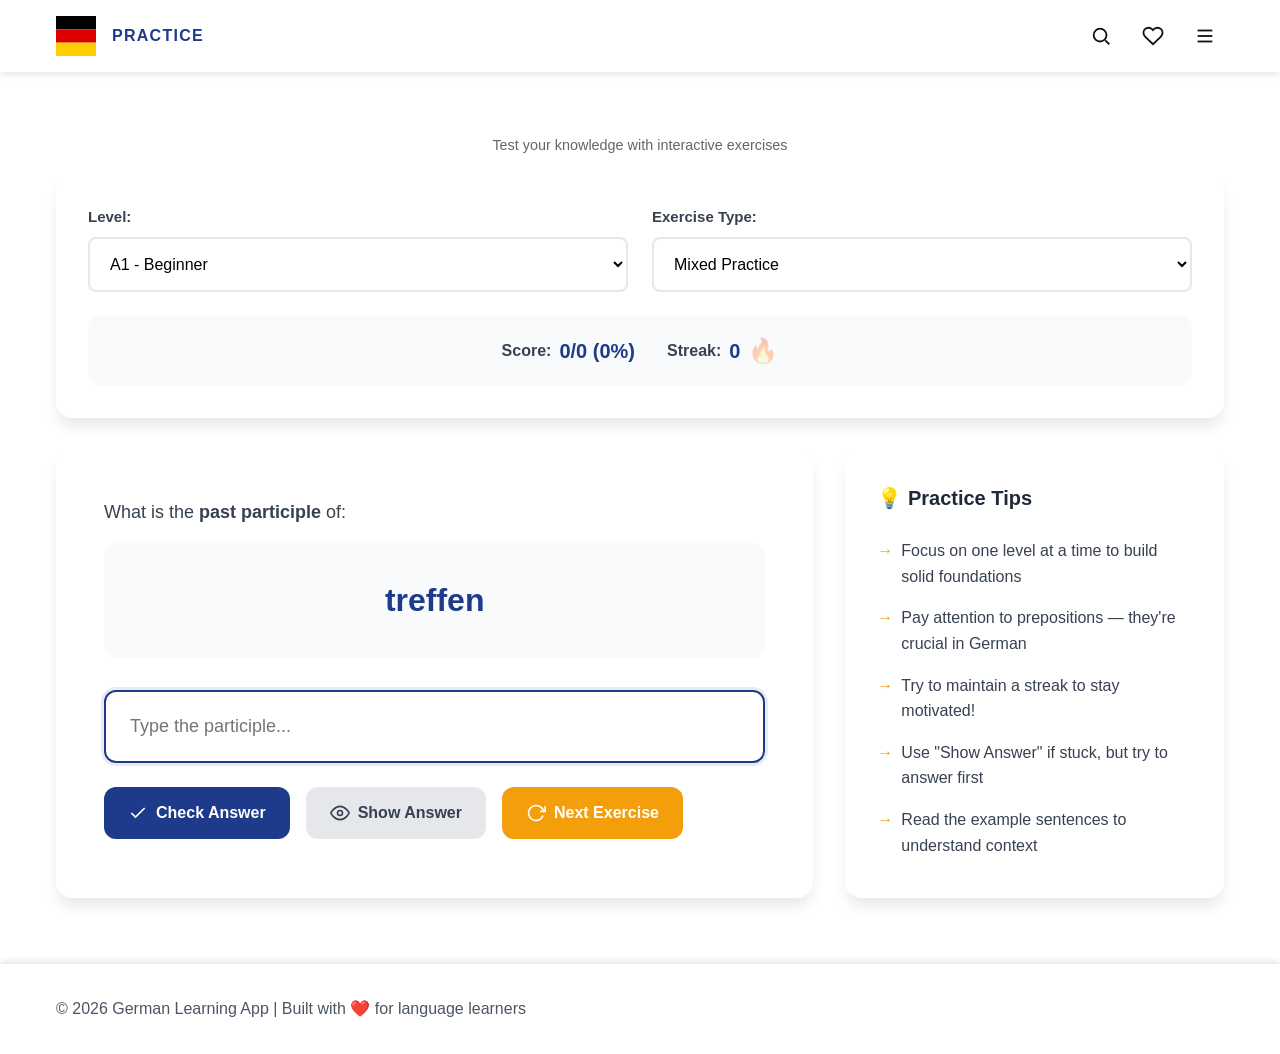
<file: practice.html>
<!DOCTYPE html>
<html lang="en">
<head>
  <meta charset="UTF-8">
  <meta name="viewport" content="width=device-width, initial-scale=1.0">
  <title>Practice German</title>
  <link rel="stylesheet" href="style.css">
  <link rel="icon" href="data:image/svg+xml,<svg xmlns=%22http://www.w3.org/2000/svg%22 viewBox=%220 0 100 100%22><text y=%22.9em%22 font-size=%2290%22>🇩🇪</text></svg>">
</head>
<body>
  <header class="main-header">
    <div class="container">
      <div class="header-content">
        <div class="logo">
          <svg width="40" height="40" viewBox="0 0 40 40" fill="none" xmlns="http://www.w3.org/2000/svg">
            <rect width="40" height="13.33" fill="#000"/>
            <rect y="13.33" width="40" height="13.33" fill="#DD0000"/>
            <rect y="26.67" width="40" height="13.33" fill="#FFCE00"/>
          </svg>
          <h1>Practice</h1>
        </div>
        <div class="header-actions">
          <button class="icon-btn" id="btnGlobalSearch" type="button" aria-label="Search">
            <svg viewBox="0 0 24 24" width="22" height="22" fill="none" stroke="currentColor" stroke-width="2"><circle cx="11" cy="11" r="7"></circle><path d="M21 21l-4.3-4.3"></path></svg>
          </button>
          <button class="icon-btn" id="btnSaved" type="button" aria-label="Saved words">
            <svg viewBox="0 0 24 24" width="22" height="22" fill="none" stroke="currentColor" stroke-width="2"><path d="M20.8 4.6a5.5 5.5 0 0 0-7.8 0L12 5.6l-1-1a5.5 5.5 0 0 0-7.8 7.8l1 1L12 21l7.8-7.6 1-1a5.5 5.5 0 0 0 0-7.8z"></path></svg>
          </button>
          <button class="icon-btn menu-btn" type="button" aria-label="Menu" aria-expanded="false">
            <svg viewBox="0 0 24 24" width="22" height="22" fill="none" stroke="currentColor" stroke-width="2"><path d="M4 6h16"></path><path d="M4 12h16"></path><path d="M4 18h16"></path></svg>
          </button>
        </div>
      </div>
    </div>
  </header>

  <div class="drawer-backdrop" hidden></div>
  <aside class="drawer" hidden>
    <div class="drawer-top">
      <div class="drawer-title">Menu</div>
      <button class="icon-btn drawer-close" type="button" aria-label="Close">
        <svg viewBox="0 0 24 24" width="22" height="22" fill="none" stroke="currentColor" stroke-width="2"><path d="M18 6L6 18"></path><path d="M6 6l12 12"></path></svg>
      </button>
    </div>
    <nav class="drawer-nav">
      <a href="index.html" class="drawer-link">🔤 Verbs</a>
      <a href="nouns.html" class="drawer-link">📦 Nouns</a>
      <a href="adjectives.html" class="drawer-link">🎨 Adjectives</a>
      <a href="adverbs.html" class="drawer-link">💨 Adverbs</a>
      <a href="practice.html" class="drawer-link drawer-link--active">✅ Practice</a>
      <a href="grammar.html" class="drawer-link">📖 Grammar</a>
    </nav>
  </aside>

  <div class="modal" id="globalSearchModal" hidden>
    <div class="modal__backdrop" data-close="globalSearchModal"></div>
    <div class="modal__panel">
      <div class="modal__top"><div class="modal__title">Search All Words</div><button class="icon-btn" data-close="globalSearchModal" aria-label="Close">✕</button></div>
      <input id="globalSearchInput" class="modal__input" placeholder="Search all verbs, nouns, adjectives, adverbs…" />
      <div id="globalSearchResults" class="modal__results"></div>
    </div>
  </div>

  <div class="modal" id="savedModal" hidden>
    <div class="modal__backdrop" data-close="savedModal"></div>
    <div class="modal__panel">
      <div class="modal__top"><div class="modal__title">Saved Words</div><button class="icon-btn" data-close="savedModal" aria-label="Close">✕</button></div>
      <div id="savedResults" class="modal__results"></div>
    </div>
  </div>

  <main class="main-content practice-page">
    <div class="container">
      <section class="practice-header" style="margin-bottom:16px;">
        <h2 style="font-size:1.4rem;font-weight:700;">Practice Mode</h2>
        <p style="color:#555;font-size:.9rem;">Test your knowledge with interactive exercises</p>
      </section>

      <section class="practice-settings">
        <div class="settings-row">
          <div class="setting-group">
            <label for="practice-level">Level:</label>
            <select id="practice-level" class="select-input">
              <option value="a1">A1 - Beginner</option>
              <option value="a2">A2 - Elementary</option>
              <option value="b1">B1 - Intermediate</option>
              <option value="b2">B2 - Upper Intermediate</option>
              <option value="c1">C1 - Advanced</option>
            </select>
          </div>
          <div class="setting-group">
            <label for="exercise-type">Exercise Type:</label>
            <select id="exercise-type" class="select-input">
              <option value="mixed">Mixed Practice</option>
              <option value="forms">Verb Forms</option>
              <option value="translation">Translation</option>
              <option value="preposition">Prepositions</option>
              <option value="multiple-choice">Multiple Choice</option>
              <option value="fill-blank">Fill in the Blank</option>
            </select>
          </div>
        </div>

        <div class="score-container">
          <div class="score-item">
            <span class="score-label">Score:</span>
            <span id="score" class="score-value">0/0 (0%)</span>
          </div>
          <div class="score-item streak-item">
            <span class="score-label">Streak:</span>
            <span id="streak" class="score-value">0</span>
            <span class="streak-icon">🔥</span>
          </div>
        </div>
      </section>

      <section class="exercise-section">
        <div class="exercise-card">
          <div id="exercise-box" class="exercise-content">
            <p class="question">Loading...</p>
          </div>

          <div class="answer-container">
            <input type="text" id="answer-input" class="answer-input" placeholder="Type your answer..." aria-label="Answer input">
            <div id="options-container" class="options-container" style="display: none;"></div>
          </div>

          <div id="feedback" class="feedback"></div>

          <div class="action-buttons">
            <button id="check-answer" class="btn btn-primary">
              <svg width="20" height="20" viewBox="0 0 24 24" fill="none" stroke="currentColor" stroke-width="2"><polyline points="20 6 9 17 4 12"></polyline></svg>
              Check Answer
            </button>
            <button id="show-answer" class="btn btn-secondary">
              <svg width="20" height="20" viewBox="0 0 24 24" fill="none" stroke="currentColor" stroke-width="2"><path d="M1 12s4-8 11-8 11 8 11 8-4 8-11 8-11-8-11-8z"></path><circle cx="12" cy="12" r="3"></circle></svg>
              Show Answer
            </button>
            <button id="new-exercise" class="btn btn-accent">
              <svg width="20" height="20" viewBox="0 0 24 24" fill="none" stroke="currentColor" stroke-width="2"><polyline points="23 4 23 10 17 10"></polyline><path d="M20.49 15a9 9 0 1 1-2.12-9.36L23 10"></path></svg>
              Next Exercise
            </button>
          </div>
        </div>

        <div class="tips-section">
          <h3>💡 Practice Tips</h3>
          <ul>
            <li>Focus on one level at a time to build solid foundations</li>
            <li>Pay attention to prepositions — they're crucial in German</li>
            <li>Try to maintain a streak to stay motivated!</li>
            <li>Use "Show Answer" if stuck, but try to answer first</li>
            <li>Read the example sentences to understand context</li>
          </ul>
        </div>
      </section>
    </div>
  </main>

  <footer class="main-footer"><div class="container"><p>&copy; 2026 German Learning App | Built with ❤️ for language learners</p></div></footer>

  <script src="shared.js"></script>
  <script>
    const menuBtn=document.querySelector(".menu-btn"),drawer=document.querySelector(".drawer"),backdrop=document.querySelector(".drawer-backdrop"),closeBtn=document.querySelector(".drawer-close");
    function openMenu(){drawer.hidden=false;backdrop.hidden=false;menuBtn?.setAttribute("aria-expanded","true");}
    function closeMenu(){drawer.hidden=true;backdrop.hidden=true;menuBtn?.setAttribute("aria-expanded","false");}
    menuBtn?.addEventListener("click",openMenu);closeBtn?.addEventListener("click",closeMenu);backdrop?.addEventListener("click",closeMenu);
    SharedApp.initSavedModal();
    SharedApp.initSearchModal();
  </script>
  <script type="module" src="practice.js"></script>
</body>
</html>
</file>
<file: style.css>
/* ===================================
   German Verbs Learning App - Styles
   =================================== */

/* === CSS Reset & Variables === */
:root {
  /* Colors */
  --primary-color: #1e3a8a;
  --primary-dark: #1e40af;
  --primary-light: #3b82f6;
  --accent-color: #f59e0b;
  --accent-dark: #d97706;
  --success-color: #10b981;
  --error-color: #ef4444;
  --warning-color: #f59e0b;
  --info-color: #3b82f6;
  
  /* German flag colors */
  --german-black: #000000;
  --german-red: #DD0000;
  --german-gold: #FFCE00;
  
  /* Grays */
  --gray-50: #f9fafb;
  --gray-100: #f3f4f6;
  --gray-200: #e5e7eb;
  --gray-300: #d1d5db;
  --gray-400: #9ca3af;
  --gray-500: #6b7280;
  --gray-600: #4b5563;
  --gray-700: #374151;
  --gray-800: #1f2937;
  --gray-900: #111827;
  
  /* Spacing */
  --spacing-xs: 0.25rem;
  --spacing-sm: 0.5rem;
  --spacing-md: 1rem;
  --spacing-lg: 1.5rem;
  --spacing-xl: 2rem;
  --spacing-2xl: 3rem;
  
  /* Border Radius */
  --radius-sm: 0.375rem;
  --radius-md: 0.5rem;
  --radius-lg: 0.75rem;
  --radius-xl: 1rem;
  
  /* Shadows */
  --shadow-sm: 0 1px 2px 0 rgb(0 0 0 / 0.05);
  --shadow-md: 0 4px 6px -1px rgb(0 0 0 / 0.1);
  --shadow-lg: 0 10px 15px -3px rgb(0 0 0 / 0.1);
  --shadow-xl: 0 20px 25px -5px rgb(0 0 0 / 0.1);
  
  /* Transitions */
  --transition-fast: 150ms ease;
  --transition-base: 250ms ease;
  --transition-slow: 350ms ease;
}

* {
  margin: 0;
  padding: 0;
  box-sizing: border-box;
}

/* === Base Styles === */
body {
  font-family: -apple-system, BlinkMacSystemFont, 'Segoe UI', 'Roboto', 'Oxygen',
    'Ubuntu', 'Cantarell', 'Fira Sans', 'Droid Sans', 'Helvetica Neue', sans-serif;
  line-height: 1.6;
  color: var(--gray-900);
  background: linear-gradient(135deg, #667eea 0%, #764ba2 100%);
  min-height: 100vh;
  display: flex;
  flex-direction: column;
}

/* === Header === */
.main-header {
  background: white;
  box-shadow: var(--shadow-md);
  position: sticky;
  top: 0;
  /* Keep header above sticky level bar */
  z-index: 900;
}

.header-content {
  display: flex;
  justify-content: space-between;
  align-items: center;
  padding: var(--spacing-md) 0;
  gap: var(--spacing-md);
}

/* Mobile nav toggle (hamburger) */
.nav-toggle {
  display: none;
  align-items: center;
  justify-content: center;
  width: 44px;
  height: 44px;
  border-radius: var(--radius-lg);
  border: 2px solid var(--gray-200);
  background: white;
  cursor: pointer;
  transition: all var(--transition-base);
}

.nav-toggle:hover {
  border-color: var(--primary-color);
  box-shadow: var(--shadow-sm);
}

/* Collapsible sections (Level / Vocabulary) */
.collapsible {
  background: transparent;
  border: 0;
  margin-bottom: var(--spacing-xl);
}

.collapsible-summary {
  list-style: none;
  cursor: pointer;
  display: flex;
  align-items: center;
  justify-content: space-between;
  gap: var(--spacing-md);
  padding: var(--spacing-md) var(--spacing-lg);
  border-radius: var(--radius-xl);
  background: rgba(255, 255, 255, 0.15);
  color: white;
  font-weight: 800;
  box-shadow: var(--shadow-md);
}

.collapsible-summary::-webkit-details-marker { display: none; }

.collapsible-hint {
  font-size: 0.875rem;
  font-weight: 600;
  opacity: 0.85;
}

.collapsible[open] .collapsible-summary {
  background: rgba(255, 255, 255, 0.2);
}

.collapsible > section {
  margin-top: var(--spacing-md);
}

.collapsible .level-section,
.collapsible .search-section {
  margin-bottom: 0;
}

.logo {
  display: flex;
  align-items: center;
  gap: var(--spacing-md);
}

.logo h1 {
  font-size: 1.5rem;
  font-weight: 700;
  color: var(--primary-color);
}

.main-nav {
  display: flex;
  gap: var(--spacing-sm);
}

.nav-link {
  display: flex;
  align-items: center;
  gap: var(--spacing-sm);
  padding: var(--spacing-sm) var(--spacing-md);
  border-radius: var(--radius-md);
  text-decoration: none;
  color: var(--gray-700);
  font-weight: 500;
  transition: all var(--transition-base);
}

.nav-link:hover {
  background: var(--gray-100);
  color: var(--primary-color);
}

.nav-link.active {
  background: var(--primary-color);
  color: white;
}

.nav-link svg {
  width: 20px;
  height: 20px;
}

/* === Container === */
.container {
  width: 100%;
  max-width: 1200px;
  margin: 0 auto;
  padding: 0 var(--spacing-md);
}

/* === Main Content === */
.main-content {
  flex: 1;
  padding: var(--spacing-2xl) 0;
}

/* === Hero Section === */
.hero {
  text-align: center;
  margin-bottom: var(--spacing-2xl);
  color: white;
}

.hero h2 {
  font-size: 2.5rem;
  margin-bottom: var(--spacing-md);
  font-weight: 800;
}

.hero p {
  font-size: 1.25rem;
  opacity: 0.9;
}

/* === Level Section === */
.level-section {
  background: white;
  border-radius: var(--radius-xl);
  padding: var(--spacing-xl);
  margin-bottom: var(--spacing-xl);
  box-shadow: var(--shadow-lg);
}

.level-section h3 {
  font-size: 1.5rem;
  margin-bottom: var(--spacing-lg);
  color: var(--gray-800);
}

.level-buttons {
  display: grid;
  grid-template-columns: repeat(auto-fit, minmax(140px, 1fr));
  gap: var(--spacing-md);
}

.level-btn {
  display: flex;
  flex-direction: column;
  align-items: center;
  gap: var(--spacing-sm);
  padding: var(--spacing-lg);
  border: 2px solid var(--gray-200);
  border-radius: var(--radius-lg);
  background: white;
  cursor: pointer;
  transition: all var(--transition-base);
  font-family: inherit;
}

.level-btn:hover {
  border-color: var(--primary-color);
  transform: translateY(-2px);
  box-shadow: var(--shadow-md);
}

.level-btn.active {
  border-color: var(--primary-color);
  background: var(--primary-color);
  color: white;
}

.level-badge {
  font-size: 1.5rem;
  font-weight: 800;
}

.level-name {
  font-size: 0.875rem;
  font-weight: 500;
}

/* === Search Section === */
.search-section {
  background: white;
  border-radius: var(--radius-xl);
  padding: var(--spacing-xl);
  margin-bottom: var(--spacing-xl);
  box-shadow: var(--shadow-lg);
}

.search-container {
  position: relative;
  margin-bottom: var(--spacing-md);
}

.search-icon {
  position: absolute;
  left: var(--spacing-md);
  top: 50%;
  transform: translateY(-50%);
  color: var(--gray-400);
  pointer-events: none;
}

.search-input {
  width: 100%;
  padding: var(--spacing-md) var(--spacing-xl) var(--spacing-md) 3rem;
  border: 2px solid var(--gray-200);
  border-radius: var(--radius-lg);
  font-size: 1rem;
  transition: all var(--transition-base);
  font-family: inherit;
}

.search-input:focus {
  outline: none;
  border-color: var(--primary-color);
  box-shadow: 0 0 0 3px rgba(30, 58, 138, 0.1);
}

.clear-search {
  position: absolute;
  right: var(--spacing-md);
  top: 50%;
  transform: translateY(-50%);
  background: none;
  border: none;
  cursor: pointer;
  padding: var(--spacing-sm);
  border-radius: var(--radius-md);
  color: var(--gray-400);
  transition: all var(--transition-fast);
}

.clear-search:hover {
  background: var(--gray-100);
  color: var(--gray-700);
}

.verb-count-container {
  text-align: right;
}

.verb-count {
  font-size: 0.875rem;
  color: var(--gray-600);
  font-weight: 500;
}

/* === Verbs Section === */
.verbs-section {
  background: white;
  border-radius: var(--radius-xl);
  padding: var(--spacing-xl);
  box-shadow: var(--shadow-lg);
}

.verbs-list {
  display: grid;
  grid-template-columns: repeat(auto-fill, minmax(350px, 1fr));
  gap: var(--spacing-lg);
}

/* === Verb Card === */
.verb-card {
  background: var(--gray-50);
  border: 1px solid var(--gray-200);
  border-radius: var(--radius-lg);
  padding: var(--spacing-lg);
  transition: all var(--transition-base);
}

.verb-card:hover {
  box-shadow: var(--shadow-md);
  transform: translateY(-2px);
  border-color: var(--primary-light);
}

.verb-header {
  display: flex;
  justify-content: space-between;
  align-items: flex-start;
  margin-bottom: var(--spacing-md);
}

.verb-base {
  font-size: 1.5rem;
  color: var(--primary-color);
  font-weight: 700;
}

.reflexive-marker {
  font-size: 0.75rem;
  color: var(--accent-color);
  font-weight: 500;
}

.bookmark-btn {
  background: none;
  border: none;
  cursor: pointer;
  padding: var(--spacing-sm);
  border-radius: var(--radius-md);
  color: var(--gray-400);
  transition: all var(--transition-fast);
}

.bookmark-btn:hover {
  background: var(--gray-200);
  color: var(--accent-color);
}

.bookmark-btn.bookmarked {
  color: var(--accent-color);
}

.bookmark-btn.bookmarked svg {
  fill: var(--accent-color);
}

.verb-forms {
  display: grid;
  grid-template-columns: repeat(2, 1fr);
  gap: var(--spacing-md);
  margin-bottom: var(--spacing-md);
  padding: var(--spacing-md);
  background: white;
  border-radius: var(--radius-md);
}

.form-item {
  display: flex;
  flex-direction: column;
  gap: var(--spacing-xs);
}

.form-label {
  font-size: 0.75rem;
  text-transform: uppercase;
  letter-spacing: 0.05em;
  color: var(--gray-500);
  font-weight: 600;
}

.form-value {
  font-size: 1.125rem;
  font-weight: 600;
  color: var(--gray-800);
}

.verb-info {
  display: flex;
  gap: var(--spacing-sm);
  margin-bottom: var(--spacing-sm);
  font-size: 0.9375rem;
}

.label {
  font-weight: 600;
  color: var(--gray-700);
  min-width: 100px;
}

.value {
  color: var(--gray-600);
}

.conjugation {
  font-size: 0.875rem;
  font-style: italic;
}

.prep-badge {
  display: inline-block;
  padding: 0.125rem var(--spacing-sm);
  background: var(--primary-light);
  color: white;
  border-radius: var(--radius-sm);
  font-size: 0.875rem;
  font-weight: 500;
  margin-right: var(--spacing-xs);
}

.variants-section {
  margin-top: var(--spacing-md);
  padding-top: var(--spacing-md);
  border-top: 1px solid var(--gray-200);
}

.variants-section h4 {
  font-size: 1rem;
  margin-bottom: var(--spacing-sm);
  color: var(--gray-800);
}

.variants-list {
  list-style: none;
}

.variants-list li {
  padding: var(--spacing-sm) 0;
  color: var(--gray-700);
}

.variant-preps {
  color: var(--primary-color);
  font-size: 0.875rem;
}

.variant-example {
  margin-top: var(--spacing-xs);
  padding-left: var(--spacing-lg);
  font-size: 0.875rem;
  color: var(--gray-600);
  font-style: italic;
}

.examples-section {
  margin-top: var(--spacing-md);
  padding-top: var(--spacing-md);
  border-top: 1px solid var(--gray-200);
}

.examples-section h4 {
  font-size: 1rem;
  margin-bottom: var(--spacing-sm);
  color: var(--gray-800);
}

.examples-list {
  list-style: none;
}

.examples-list li {
  padding: var(--spacing-sm) 0;
  padding-left: var(--spacing-md);
  border-left: 3px solid var(--primary-light);
  margin-bottom: var(--spacing-sm);
  color: var(--gray-700);
  line-height: 1.6;
}
/* Make examples inside varieties less “heavy” than the main examples section */
.variants-list .examples-list li {
  margin-bottom: var(--spacing-xs);
  border-left-color: var(--gray-200);
}

/* === No Results === */
.no-results {
  text-align: center;
  padding: var(--spacing-2xl);
  color: var(--gray-600);
}

.no-results p:first-child {
  font-size: 1.25rem;
  font-weight: 600;
  margin-bottom: var(--spacing-sm);
}

/* === Practice Page === */
.practice-header {
  text-align: center;
  margin-bottom: var(--spacing-xl);
  color: white;
}

.practice-header h2 {
  font-size: 2.5rem;
  margin-bottom: var(--spacing-sm);
  font-weight: 800;
}

.practice-header p {
  font-size: 1.125rem;
  opacity: 0.9;
}

.practice-settings {
  background: white;
  border-radius: var(--radius-xl);
  padding: var(--spacing-xl);
  margin-bottom: var(--spacing-xl);
  box-shadow: var(--shadow-lg);
}

.settings-row {
  display: grid;
  grid-template-columns: repeat(auto-fit, minmax(250px, 1fr));
  gap: var(--spacing-lg);
  margin-bottom: var(--spacing-lg);
}

.setting-group {
  display: flex;
  flex-direction: column;
  gap: var(--spacing-sm);
}

.setting-group label {
  font-weight: 600;
  color: var(--gray-700);
  font-size: 0.9375rem;
}

.select-input {
  padding: var(--spacing-md);
  border: 2px solid var(--gray-200);
  border-radius: var(--radius-md);
  font-size: 1rem;
  font-family: inherit;
  background: white;
  cursor: pointer;
  transition: all var(--transition-base);
}

.select-input:focus {
  outline: none;
  border-color: var(--primary-color);
  box-shadow: 0 0 0 3px rgba(30, 58, 138, 0.1);
}

.score-container {
  display: flex;
  gap: var(--spacing-xl);
  justify-content: center;
  padding: var(--spacing-md);
  background: var(--gray-50);
  border-radius: var(--radius-lg);
}

/* Practice: compact layout on mobile (Level + Exercise Type same row) */
@media (max-width: 640px){
  .practice-header{ display:none !important; }
  .practice-settings{ padding: 14px !important; margin-bottom: 14px !important; }
  .settings-row{
    grid-template-columns: repeat(2, minmax(0, 1fr));
    gap: 12px;
    margin-bottom: 12px;
  }
  .setting-group{ min-width:0; }
  .select-input{ width:100%; min-width:0; padding: 10px 12px; font-size:16px; }
  .score-container{
    justify-content: space-between;
    gap: 12px;
    padding: 10px 12px;
    flex-wrap: nowrap;
  }
  .score-item{ white-space:nowrap; }
}

.score-item {
  display: flex;
  align-items: center;
  gap: var(--spacing-sm);
}

.score-label {
  font-weight: 600;
  color: var(--gray-700);
}

.score-value {
  font-size: 1.25rem;
  font-weight: 700;
  color: var(--primary-color);
}

.streak-item {
  position: relative;
}

.streak-icon {
  font-size: 1.5rem;
  opacity: 0.3;
  transition: opacity var(--transition-base);
}

.streak-item:has(.score-value.fire) .streak-icon {
  opacity: 1;
  animation: fire-pulse 1s ease-in-out infinite;
}

@keyframes fire-pulse {
  0%, 100% { transform: scale(1); }
  50% { transform: scale(1.2); }
}

/* === Exercise Section === */
.exercise-section {
  display: grid;
  grid-template-columns: 2fr 1fr;
  gap: var(--spacing-xl);
}

.exercise-card {
  background: white;
  border-radius: var(--radius-xl);
  padding: var(--spacing-2xl);
  box-shadow: var(--shadow-lg);
}

.exercise-content {
  margin-bottom: var(--spacing-xl);
  min-height: 150px;
}

.question {
  font-size: 1.125rem;
  color: var(--gray-700);
  margin-bottom: var(--spacing-md);
}

.verb-prompt {
  font-size: 2rem;
  font-weight: 700;
  color: var(--primary-color);
  text-align: center;
  padding: var(--spacing-xl);
  background: var(--gray-50);
  border-radius: var(--radius-lg);
}

.sentence-blank {
  font-size: 1.25rem;
  line-height: 1.8;
  color: var(--gray-800);
  padding: var(--spacing-lg);
  background: var(--gray-50);
  border-radius: var(--radius-lg);
}

.hint {
  font-size: 0.875rem;
  color: var(--gray-500);
  font-style: italic;
  margin-top: var(--spacing-sm);
}

.answer-container {
  margin-bottom: var(--spacing-lg);
}

.answer-input {
  width: 100%;
  padding: var(--spacing-lg);
  border: 2px solid var(--gray-200);
  border-radius: var(--radius-lg);
  font-size: 1.125rem;
  font-family: inherit;
  transition: all var(--transition-base);
}

.answer-input:focus {
  outline: none;
  border-color: var(--primary-color);
  box-shadow: 0 0 0 3px rgba(30, 58, 138, 0.1);
}

.options-container {
  display: grid;
  grid-template-columns: repeat(2, 1fr);
  gap: var(--spacing-md);
}

.option-btn {
  padding: var(--spacing-lg);
  border: 2px solid var(--gray-200);
  border-radius: var(--radius-lg);
  background: white;
  cursor: pointer;
  font-size: 1rem;
  font-family: inherit;
  transition: all var(--transition-base);
}

.option-btn:hover {
  border-color: var(--primary-color);
  background: var(--gray-50);
}

.option-btn.selected {
  border-color: var(--primary-color);
  background: var(--primary-color);
  color: white;
}

.feedback {
  padding: var(--spacing-lg);
  border-radius: var(--radius-lg);
  margin-bottom: var(--spacing-lg);
  font-size: 1rem;
  line-height: 1.6;
}

.feedback.correct {
  background: #d1fae5;
  color: #065f46;
  border: 1px solid var(--success-color);
}

.feedback.incorrect {
  background: #fee2e2;
  color: #991b1b;
  border: 1px solid var(--error-color);
}

.feedback.warning {
  background: #fef3c7;
  color: #92400e;
  border: 1px solid var(--warning-color);
}

.feedback.info {
  background: #dbeafe;
  color: #1e40af;
  border: 1px solid var(--info-color);
}

.action-buttons {
  display: flex;
  gap: var(--spacing-md);
  flex-wrap: wrap;
}

.btn {
  display: flex;
  align-items: center;
  gap: var(--spacing-sm);
  padding: var(--spacing-md) var(--spacing-lg);
  border: none;
  border-radius: var(--radius-lg);
  font-size: 1rem;
  font-weight: 600;
  font-family: inherit;
  cursor: pointer;
  transition: all var(--transition-base);
}

.btn-primary {
  background: var(--primary-color);
  color: white;
}

.btn-primary:hover:not(:disabled) {
  background: var(--primary-dark);
  transform: translateY(-1px);
  box-shadow: var(--shadow-md);
}

.btn-secondary {
  background: var(--gray-200);
  color: var(--gray-700);
}

.btn-secondary:hover {
  background: var(--gray-300);
}

.btn-accent {
  background: var(--accent-color);
  color: white;
}

.btn-accent:hover {
  background: var(--accent-dark);
  transform: translateY(-1px);
  box-shadow: var(--shadow-md);
}

.btn:disabled {
  opacity: 0.5;
  cursor: not-allowed;
}

/* === Tips Section === */
.tips-section {
  background: white;
  border-radius: var(--radius-xl);
  padding: var(--spacing-xl);
  box-shadow: var(--shadow-lg);
}

.tips-section h3 {
  font-size: 1.25rem;
  margin-bottom: var(--spacing-md);
  color: var(--gray-800);
}

.tips-section ul {
  list-style: none;
}

.tips-section li {
  padding: var(--spacing-sm) 0;
  padding-left: var(--spacing-lg);
  position: relative;
  color: var(--gray-700);
  line-height: 1.6;
}

.tips-section li::before {
  content: "→";
  position: absolute;
  left: 0;
  color: var(--accent-color);
  font-weight: bold;
}

/* === Grammar Page === */
.grammar-header {
  text-align: center;
  margin-bottom: var(--spacing-xl);
  color: white;
}

.grammar-header h2 {
  font-size: 2.5rem;
  margin-bottom: var(--spacing-sm);
  font-weight: 800;
}

.grammar-header p {
  font-size: 1.125rem;
  opacity: 0.9;
}

.toc-section {
  background: white;
  border-radius: var(--radius-xl);
  padding: var(--spacing-xl);
  margin-bottom: var(--spacing-xl);
  box-shadow: var(--shadow-lg);
}

.toc-section h3 {
  font-size: 1.25rem;
  margin-bottom: var(--spacing-md);
  color: var(--gray-800);
}

.toc {
  display: grid;
  grid-template-columns: repeat(auto-fit, minmax(200px, 1fr));
  gap: var(--spacing-sm);
}

.toc a {
  padding: var(--spacing-md);
  background: var(--gray-50);
  border: 1px solid var(--gray-200);
  border-radius: var(--radius-md);
  text-decoration: none;
  color: var(--primary-color);
  font-weight: 500;
  transition: all var(--transition-base);
  text-align: center;
}

.toc a:hover {
  background: var(--primary-color);
  color: white;
  transform: translateY(-2px);
  box-shadow: var(--shadow-sm);
}

.grammar-content {
  background: white;
  border-radius: var(--radius-xl);
  padding: var(--spacing-2xl);
  box-shadow: var(--shadow-lg);
}

.grammar-section {
  margin-bottom: var(--spacing-2xl);
  padding-bottom: var(--spacing-2xl);
  border-bottom: 2px solid var(--gray-200);
}

.grammar-section:last-child {
  border-bottom: none;
}

.grammar-section h3 {
  font-size: 1.875rem;
  margin-bottom: var(--spacing-lg);
  color: var(--primary-color);
}

.subsection {
  margin-bottom: var(--spacing-xl);
}

.subsection h4 {
  font-size: 1.25rem;
  margin-bottom: var(--spacing-md);
  color: var(--gray-800);
}

.subsection p {
  color: var(--gray-700);
  line-height: 1.8;
  margin-bottom: var(--spacing-md);
}

.example-box {
  background: var(--gray-50);
  border-left: 4px solid var(--primary-color);
  padding: var(--spacing-lg);
  margin-bottom: var(--spacing-md);
  border-radius: var(--radius-md);
}

.example-box p {
  margin-bottom: var(--spacing-sm);
}

.example-box ul {
  list-style: none;
  padding-left: var(--spacing-lg);
}

.example-box li {
  padding: var(--spacing-xs) 0;
  color: var(--gray-700);
}

.tip-box {
  background: #fef3c7;
  border-left: 4px solid var(--accent-color);
  padding: var(--spacing-lg);
  margin: var(--spacing-lg) 0;
  border-radius: var(--radius-md);
}

.tip-box strong {
  color: var(--accent-dark);
}

.grammar-table {
  width: 100%;
  border-collapse: collapse;
  margin: var(--spacing-lg) 0;
}

.grammar-table th,
.grammar-table td {
  padding: var(--spacing-md);
  text-align: left;
  border: 1px solid var(--gray-200);
}

.grammar-table th {
  background: var(--primary-color);
  color: white;
  font-weight: 600;
}

.grammar-table tr:nth-child(even) {
  background: var(--gray-50);
}

.prefix-grid {
  display: grid;
  grid-template-columns: repeat(auto-fill, minmax(150px, 1fr));
  gap: var(--spacing-sm);
  margin: var(--spacing-lg) 0;
}

.prefix-item {
  padding: var(--spacing-md);
  background: var(--gray-50);
  border: 1px solid var(--gray-200);
  border-radius: var(--radius-md);
  text-align: center;
}

.prep-grid {
  display: grid;
  grid-template-columns: repeat(auto-fit, minmax(250px, 1fr));
  gap: var(--spacing-lg);
  margin: var(--spacing-lg) 0;
}

.prep-card {
  padding: var(--spacing-lg);
  background: var(--gray-50);
  border: 1px solid var(--gray-200);
  border-radius: var(--radius-lg);
}

.prep-card h5 {
  font-size: 1.125rem;
  margin-bottom: var(--spacing-md);
  color: var(--primary-color);
}

.prep-card ul {
  list-style: none;
}

.prep-card li {
  padding: var(--spacing-xs) 0;
  color: var(--gray-700);
  font-size: 0.9375rem;
}

.quick-reference {
  background: linear-gradient(135deg, #667eea 0%, #764ba2 100%);
  color: white;
  padding: var(--spacing-2xl);
  border-radius: var(--radius-xl);
}

.quick-reference h3 {
  color: white;
  text-align: center;
  margin-bottom: var(--spacing-xl);
}

.reference-grid {
  display: grid;
  grid-template-columns: repeat(auto-fit, minmax(300px, 1fr));
  gap: var(--spacing-lg);
}

.reference-card {
  background: rgba(255, 255, 255, 0.1);
  backdrop-filter: blur(10px);
  padding: var(--spacing-xl);
  border-radius: var(--radius-lg);
  border: 1px solid rgba(255, 255, 255, 0.2);
}

.reference-card h4 {
  margin-bottom: var(--spacing-md);
  font-size: 1.25rem;
}

.reference-card ul {
  list-style: none;
}

.reference-card li {
  padding: var(--spacing-sm) 0;
  padding-left: var(--spacing-lg);
  position: relative;
  line-height: 1.6;
}

.reference-card li::before {
  content: "✓";
  position: absolute;
  left: 0;
  font-weight: bold;
}

/* === Footer === */
.main-footer {
  background: white;
  padding: var(--spacing-xl) 0;
  margin-top: var(--spacing-2xl);
  box-shadow: 0 -4px 6px -1px rgb(0 0 0 / 0.1);
}

.main-footer .container {
  display: flex;
  justify-content: space-between;
  align-items: center;
  flex-wrap: wrap;
  gap: var(--spacing-md);
}

.main-footer p {
  color: var(--gray-600);
  margin: 0;
}

.footer-links {
  display: flex;
  gap: var(--spacing-lg);
}

.footer-links a {
  color: var(--gray-600);
  text-decoration: none;
  font-weight: 500;
  transition: color var(--transition-base);
}

.footer-links a:hover {
  color: var(--primary-color);
}

/* === Responsive Design === */
@media (max-width: 768px) {
  .hero h2,
  .practice-header h2,
  .grammar-header h2 {
    font-size: 2rem;
  }
  
  .nav-toggle { display: inline-flex; }

  .header-content {
    flex-wrap: wrap;
    align-items: center;
  }

  /* Hide tabs by default on mobile */
  .main-nav {
    display: none;
    flex-direction: column;
    width: 100%;
    gap: var(--spacing-sm);
    padding-top: var(--spacing-sm);
  }

  body.nav-open .main-nav {
    display: flex;
  }
  
  .verbs-list {
    grid-template-columns: 1fr;
  }
  
  .verb-forms {
    grid-template-columns: 1fr;
  }
  
  .exercise-section {
    grid-template-columns: 1fr;
  }
  
  .options-container {
    grid-template-columns: 1fr;
  }
  
  .action-buttons {
    flex-direction: column;
  }
  
  .btn {
    width: 100%;
    justify-content: center;
  }
  
  .settings-row {
    grid-template-columns: 1fr;
  }
  
  .score-container {
    flex-direction: column;
    align-items: flex-start;
  }
}

@media (max-width: 480px) {
  .level-buttons {
    grid-template-columns: 1fr;
  }
  
  .main-content {
    padding: var(--spacing-lg) 0;
  }
  
  .level-section,
  .search-section,
  .verbs-section,
  .practice-settings,
  .exercise-card,
  .tips-section {
    padding: var(--spacing-md);
  }
}

/* === Utility Classes === */
.text-center {
  text-align: center;
}

.mt-1 { margin-top: var(--spacing-sm); }
.mt-2 { margin-top: var(--spacing-md); }
.mt-3 { margin-top: var(--spacing-lg); }

.mb-1 { margin-bottom: var(--spacing-sm); }
.mb-2 { margin-bottom: var(--spacing-md); }
.mb-3 { margin-bottom: var(--spacing-lg); }

/* =========================
   Focus Mode - Screenshot style
   ========================= */

.study-root {
  display: grid;
  gap: var(--spacing-xl);
}

/* If you render inside #verbs-list (index page), force single-column */
.verbs-list.study-root { grid-template-columns: 1fr !important; }

/* --- Top Vocabulary List panel --- */
.vocab-panel {
  background: white;
  border-radius: var(--radius-xl);
  padding: var(--spacing-xl);
  box-shadow: var(--shadow-lg);
  max-width: 720px;
  margin: 0 auto;
}

.vocab-panel.collapsed {
  padding: var(--spacing-md);
}

.vocab-inner[hidden] {
  display: none;
}

.vocab-row.vocab-top {
  margin-top: 0;
  background: var(--primary-color);
  color: white;
}

.vocab-title {
  color: var(--primary-light);
  font-weight: 800;
  font-size: 1.25rem;
  margin-bottom: var(--spacing-md);
}

/* The three grey collapsible bars */
.vocab-row {
  width: 100%;
  display: flex;
  justify-content: space-between;
  align-items: center;
  background: var(--gray-200);
  border: 0;
  border-radius: var(--radius-md);
  padding: var(--spacing-md) var(--spacing-lg);
  margin-top: var(--spacing-md);
  cursor: pointer;
  font-weight: 700;
  font-family: inherit;
}

.vocab-row:disabled {
  opacity: 0.6;
  cursor: not-allowed;
}

.vocab-row .chev {
  font-size: 1rem;
}

/* Hidden until opened */
.vocab-body {
  display: none;
  padding: var(--spacing-md);
  margin-top: var(--spacing-sm);
  background: var(--gray-100);
  border-radius: var(--radius-md);
  border: 1px solid var(--gray-200);
  max-height: 240px;
  overflow: auto;
  gap: var(--spacing-sm);
}

.vocab-body.open {
  display: flex;
  flex-wrap: wrap;
}

/* Buttons inside the opened list */
.vocab-word {
  border: 1px solid var(--gray-300);
  background: white;
  border-radius: var(--radius-md);
  padding: var(--spacing-sm) var(--spacing-md);
  cursor: pointer;
  font-weight: 600;
  transition: all var(--transition-fast);
}

.vocab-word:hover {
  border-color: var(--primary-color);
  box-shadow: var(--shadow-sm);
}

.vocab-word.active {
  border-color: var(--primary-color);
  background: rgba(30, 58, 138, 0.08);
}

/* Small toolbar above the single word card */
.word-toolbar {
  display: flex;
  align-items: center;
  justify-content: space-between;
  gap: var(--spacing-md);
  flex-wrap: wrap;
}

/* =============================================
   Zen / Focus mode (full-screen word view)
   ============================================= */

/* Hide surrounding UI when focus mode is ON */
body.zen-mode .main-header,
body.zen-mode .main-footer,
body.zen-mode .hero,
body.zen-mode #level-collapsible,
body.zen-mode #search-collapsible {
  display: none !important;
}

/* Remove container constraints so the card can use the full width */
body.zen-mode .main-content,
body.zen-mode .main-content > .container {
  padding: 0 !important;
  margin: 0 !important;
  max-width: none !important;
  width: 100% !important;
}

/* Focus layout: only the card should be prominent */
body.zen-mode .verbs-section {
  margin-top: 0 !important;
}

body.zen-mode .study-root {
  min-height: 100vh;
  display: flex;
  align-items: center;
  justify-content: center;
  padding: 16px;
}

/* Hide in-page panels/toolbars while in zen mode */
body.zen-mode .vocab-panel,
body.zen-mode .word-toolbar {
  display: none !important;
}

/* Keep the card readable on all sizes */
body.zen-mode .word-card-host {
  width: 100%;
  max-width: 900px;
}

/* Floating button to show/hide menus */
.zen-fab {
  position: fixed;
  right: 14px;
  bottom: 14px;
  z-index: 1000;
  width: 52px;
  height: 52px;
  border-radius: 999px;
  border: 0;
  cursor: pointer;
  font-size: 22px;
  font-weight: 900;
  box-shadow: var(--shadow-lg);
  background: rgba(255, 255, 255, 0.92);
  color: var(--gray-900);
  backdrop-filter: blur(10px);
}

.zen-fab:active {
  transform: scale(0.98);
}

/* Give the card a bit more breathing room on very small screens */
@media (max-width: 480px) {
  body.zen-mode .study-root {
    padding: 12px;
  }
}

.word-meta {
  color: white;
  display: flex;
  gap: var(--spacing-md);
  align-items: center;
  flex-wrap: wrap;
  font-weight: 600;
  opacity: 0.95;
}

.word-level {
  background: rgba(255,255,255,0.15);
  padding: 0.25rem 0.5rem;
  border-radius: var(--radius-md);
}

.word-btn {
  border: 2px solid var(--gray-200);
  background: white;
  border-radius: var(--radius-lg);
  padding: var(--spacing-sm) var(--spacing-lg);
  cursor: pointer;
  font-weight: 700;
  transition: all var(--transition-base);
  font-family: inherit;
}

.word-btn.primary {
  background: var(--primary-color);
  border-color: var(--primary-color);
  color: white;
}

.word-btn:hover {
  transform: translateY(-1px);
  box-shadow: var(--shadow-md);
}

.word-actions {
  display: flex;
  gap: var(--spacing-md);
  flex-wrap: wrap;
}

/* ===== Minimal icon header + drawer ===== */

.header-content{
  display:flex;
  align-items:center;
  justify-content:space-between;
  gap:16px;
}

.header-actions{
  display:flex;
  align-items:center;
  gap:14px;
}

.icon-btn{
  appearance:none;
  border:0;
  background:transparent;
  padding:8px;
  border-radius:999px;
  line-height:0;
  color:#111;
}

.icon-btn:active{ transform: scale(0.98); }

.logo h1{
  font-size:16px;
  letter-spacing:.08em;
  text-transform:uppercase;
  margin:0;
}

/* Hide the old text nav completely if it still exists somewhere */
.main-nav{ display:none !important; }

/* Drawer */
.drawer-backdrop{
  position:fixed;
  inset:0;
  background:rgba(0,0,0,.35);
  /* Must sit above sticky level bar + header */
  z-index:1000;
}

.drawer{
  position:fixed;
  top:0;
  right:0;
  height:100%;
  width:min(86vw, 360px);
  background:#fff;
  /* Must sit above everything so links are clickable */
  z-index:1001;
  border-left:1px solid #e8e8e8;
  padding:18px 16px;
}

/* Prevent background scroll when drawer is open */
body.drawer-open{ overflow:hidden; }

body.drawer-open .level-section--sticky,
body.drawer-open #grammarTopBar{ visibility:hidden; }

.drawer-top{
  display:flex;
  align-items:center;
  justify-content:space-between;
  padding-bottom:12px;
  border-bottom:1px solid #e8e8e8;
}

.drawer-title{
  font-size:14px;
  letter-spacing:.10em;
  text-transform:uppercase;
  font-weight:600;
}

.drawer-nav{
  display:flex;
  flex-direction:column;
  padding-top:14px;
}

.drawer-link{
  display: block;
  padding:14px 0;
  border-bottom:1px solid #f0f0f0;
  text-decoration:none;
  color:#111;
  letter-spacing:.08em;
  text-transform:uppercase;
  font-size:13px;
  cursor: pointer;
}

/* ==========================
   SLEEK MINIMAL OVERRIDES
   Paste at the very bottom
   ========================== */

/* Make the whole site retail-clean */
body{
  background: #fff !important;
  color: #111 !important;
}

/* Reduce page vertical padding */
.main-content{
  padding: 18px 0 !important;
}

/* Remove the big hero block entirely (since you want minimal) */
.hero{
  display: none !important;
}

/* Make sections flat + minimal (no big cards) */
.level-section,
.search-section,
.verbs-section{
  background: transparent !important;
  border-radius: 0 !important;
  box-shadow: none !important;
  padding: 0 !important;
  margin-bottom: 16px !important;
}

/* Level buttons: slimmer and more “tab-like” */
.level-buttons{
  display:flex !important;
  flex-wrap: wrap;
  gap: 10px !important;
}

.level-btn{
  flex-direction: row !important;
  gap: 8px !important;
  padding: 8px 10px !important;
  border-radius: 999px !important;
  border: 1px solid #e8e8e8 !important;
  background: #fff !important;
  box-shadow: none !important;
  transform: none !important;
}

.level-btn.active{
  background:#111 !important;
  border-color:#111 !important;
  color:#fff !important;
}

.level-badge{ font-size: 13px !important; }
.level-name{ font-size: 12px !important; }

/* Search: compact inline style */
.search-container{
  margin-bottom: 10px !important;
}

.search-input{
  border: 1px solid #e8e8e8 !important;
  border-radius: 0 !important;
  padding: 10px 12px 10px 40px !important;
  box-shadow: none !important;
}

.search-input:focus{
  border-color:#111 !important;
  box-shadow: none !important;
}

/* Verb list container: minimal */
.verbs-list{
  grid-template-columns: repeat(auto-fill, minmax(320px, 1fr)) !important;
  gap: 14px !important;
}

/* Verb cards: remove “puffy app card” look */
.verb-card{
  background: #fff !important;
  border: 1px solid #e8e8e8 !important;
  border-radius: 0 !important;
  box-shadow: none !important;
  padding: 14px !important;
}

.verb-card:hover{
  transform: none !important;
  border-color: #111 !important;
  box-shadow: none !important;
}

.verb-base{
  color:#111 !important;
}

/* ===== Kill the big centered Vocabulary List panel (your screenshot) ===== */
.vocab-panel{
  max-width: none !important;
  margin: 0 !important;
  padding: 0 !important;
  background: transparent !important;
  box-shadow: none !important;
  border-radius: 0 !important;
}

/* Make those grey rows slim (if still used anywhere) */
.vocab-row{
  background: #fff !important;
  border: 1px solid #e8e8e8 !important;
  border-radius: 0 !important;
  padding: 10px 12px !important;
  margin-top: 10px !important;
  font-weight: 600 !important;
}
.vocab-title{
  color:#111 !important;
  font-size: 14px !important;
  letter-spacing:.10em;
  text-transform: uppercase;
  margin-bottom: 10px !important;
}

/* ===== Modals ===== */
.modal{ position:fixed; inset:0; z-index:2000; }

/* Prevent background scroll + hide sticky bars when a modal is open */
body.modal-open{ overflow:hidden; }
body.modal-open .level-section--sticky,
body.modal-open #grammarTopBar{ visibility:hidden; }
.modal__backdrop{ position:absolute; inset:0; background:rgba(0,0,0,.35); }
.modal__panel{
  position:relative;
  margin: 8vh auto 0;
  width:min(92vw, 720px);
  background:#fff;
  border:1px solid #e8e8e8;
  padding:14px;
}
.modal__top{ display:flex; align-items:center; justify-content:space-between; padding-bottom:10px; border-bottom:1px solid #eee; }
.modal__title{ font-weight:600; letter-spacing:.10em; text-transform:uppercase; font-size:13px; }
.modal__input{
  width:100%;
  margin:12px 0;
  padding:10px 12px;
  border:1px solid #e8e8e8;
  border-radius:0;
}
.modal__results{ display:flex; flex-direction:column; gap:10px; max-height:60vh; overflow:auto; }
.result{
  display:flex; justify-content:space-between; align-items:center;
  border:1px solid #eee; padding:10px 12px;
}
.result a{ text-decoration:none; color:#111; font-weight:600; }
.result small{ color:#6b6b6b; letter-spacing:.08em; text-transform:uppercase; }

/* ===== Save button ===== */
.save-btn{
  border: 1px solid #e8e8e8;
  background:#fff;
  border-radius:999px;
  padding:6px 10px;
  cursor:pointer;
  font-size:14px;
  line-height:1;
}
.save-btn.saved{ border-color:#111; }

/* ===== Focus Mode UI ===== */

.focus-topbar {
  display: flex;
  align-items: center;
  justify-content: space-between;
  padding: 10px 0;
  margin-bottom: 14px;
  border-bottom: 1px solid #e8e8e8;
}

.focus-meta {
  display: flex;
  align-items: center;
  gap: 10px;
}

.focus-level {
  font-size: 11px;
  font-weight: 700;
  letter-spacing: .12em;
  text-transform: uppercase;
  background: #111;
  color: #fff;
  padding: 3px 8px;
  border-radius: 999px;
}

.focus-count {
  font-size: 13px;
  color: #666;
}

.focus-actions {
  display: flex;
  gap: 8px;
}

.word-card-host {
  min-height: 200px;
}

/* ===== Drawer accessory styles ===== */

.drawer-section {
  margin-top: 20px;
  padding-top: 16px;
  border-top: 1px solid #f0f0f0;
}

.drawer-section-title {
  font-size: 11px;
  letter-spacing: .12em;
  text-transform: uppercase;
  color: #888;
  margin-bottom: 10px;
  font-weight: 600;
}

.drawer-chip {
  display: inline-block;
  padding: 6px 12px;
  border: 1px solid #e8e8e8;
  border-radius: 999px;
  background: #fff;
  font-size: 13px;
  cursor: pointer;
  margin: 0 6px 6px 0;
  transition: background 150ms, border-color 150ms;
}

.drawer-chip:hover {
  background: #f5f5f5;
  border-color: #ccc;
}

.drawer-acc {
  margin-top: 12px;
}

.drawer-acc > summary {
  cursor: pointer;
  font-size: 13px;
  letter-spacing: .06em;
  font-weight: 600;
  padding: 6px 0;
  list-style: none;
  user-select: none;
}

.drawer-acc > summary::-webkit-details-marker { display: none; }

.drawer-list {
  display: flex;
  flex-direction: column;
  gap: 4px;
  padding: 8px 0 4px;
  max-height: 240px;
  overflow-y: auto;
}

.drawer-item {
  text-align: left;
  padding: 6px 10px;
  border: 1px solid #e8e8e8;
  border-radius: 6px;
  background: #fff;
  font-size: 13px;
  cursor: pointer;
  color: #111;
}

.drawer-item:hover {
  background: #f5f5f5;
  border-color: #ccc;
}

.drawer-empty {
  font-size: 13px;
  color: #888;
  padding: 4px 0;
  font-style: italic;
}

/* Active drawer link */
.drawer-link--active {
  font-weight: 700;
  border-bottom-color: #111 !important;
}

/* Level count badge in level buttons */
.level-count {
  font-size: 11px;
  color: #888;
  font-weight: 400;
}

.level-btn.active .level-count {
  color: rgba(255,255,255,0.75);
}

/* word-btn already has styles but ensure it exists */
.word-btn {
  padding: 7px 14px;
  border: 1px solid #e8e8e8;
  border-radius: 999px;
  background: #fff;
  font-size: 13px;
  cursor: pointer;
  letter-spacing: .04em;
  transition: background 150ms, border-color 150ms;
}

.word-btn:hover {
  background: #f5f5f5;
  border-color: #ccc;
}

/* level-section h3 */
.level-section h3 {
  font-size: 12px;
  letter-spacing: .10em;
  text-transform: uppercase;
  color: #888;
  margin-bottom: 10px;
  font-weight: 600;
}


/* ===== Level dropdown (hover to see all words) ===== */

.level-btn {
  position: relative !important;
}

.level-dropdown {
  position: absolute;
  top: calc(100% + 6px);
  left: 0;
  z-index: 300;
  background: #fff;
  border: 1px solid #e0e0e0;
  border-radius: 10px;
  min-width: 220px;
  max-height: 320px;
  overflow-y: auto;
  box-shadow: 0 6px 24px rgba(0,0,0,.13);
  display: none;
  padding: 6px 0;
  text-align: left;
}

.level-btn:hover .level-dropdown,
.level-btn:focus-within .level-dropdown {
  display: block;
}

.level-dropdown-item {
  display: block;
  width: 100%;
  padding: 7px 14px;
  border: none;
  background: none;
  font-size: 13px;
  color: #111;
  text-align: left;
  cursor: pointer;
  white-space: nowrap;
  overflow: hidden;
  text-overflow: ellipsis;
  line-height: 1.4;
}

.level-dropdown-item:hover {
  background: #f4f4f4;
}

.level-dropdown-item .ddi-translation {
  color: #888;
  font-size: 11px;
  margin-left: 4px;
}

/* ===== Mobile: level buttons single scrollable row ===== */
@media (max-width: 640px) {
  .level-buttons {
    flex-wrap: nowrap !important;
    overflow-x: auto !important;
    overflow-y: visible !important;
    -webkit-overflow-scrolling: touch;
    scrollbar-width: none;
    padding-bottom: 4px;
    gap: 7px !important;
  }
  .level-buttons::-webkit-scrollbar { display: none; }

  .level-btn {
    flex-shrink: 0 !important;
    white-space: nowrap;
  }

  /* On mobile, dropdown opens below and can scroll without clipping */
  .level-dropdown {
    max-height: 260px;
  }
}

/* ===== Sticky level section ===== */
.level-section--sticky {
  position: sticky;
  /* Stick below the header (header is sticky too) */
  top: 72px;
  /* Above page content, below header/drawer */
  z-index: 800;
  background: rgba(255,255,255,.92);
  backdrop-filter: blur(10px);
  border-radius: 0 !important;
  box-shadow: 0 2px 12px rgba(0,0,0,.07) !important;
  padding: 10px 0 !important;
  margin-bottom: 18px !important;
  border-bottom: 1px solid rgba(0,0,0,.07);
}

body.is-compact .level-section--sticky{
  background: rgba(255,255,255,.97);
  padding: 6px 0 !important;
}

/* Mobile: level row no-wrap, single scrollable line */
@media (max-width: 640px) {
  .level-buttons {
    flex-wrap: nowrap !important;
    overflow-x: auto !important;
    overflow-y: visible !important;
    -webkit-overflow-scrolling: touch;
    scrollbar-width: none;
    padding-bottom: 4px;
    gap: 7px !important;
    display: flex !important;
  }
  .level-buttons::-webkit-scrollbar { display: none; }
  .level-btn { flex-shrink: 0 !important; white-space: nowrap; }
  .level-dropdown { max-height: 260px; }
}

/* ===== Drawer: clean accordion (no chip buttons) ===== */
.drawer-acc {
  margin-top: 8px;
  border: 1px solid #f0f0f0;
  border-radius: 10px;
  overflow: hidden;
}

.drawer-acc > summary {
  cursor: pointer;
  font-size: 13px;
  font-weight: 700;
  padding: 10px 12px;
  list-style: none;
  user-select: none;
  background: #fafafa;
  display: flex;
  justify-content: space-between;
  align-items: center;
}

.drawer-acc > summary::after {
  content: '▾';
  font-size: 11px;
  opacity: .5;
  transition: transform .2s;
}

.drawer-acc[open] > summary::after {
  transform: rotate(180deg);
}

.drawer-acc > summary::-webkit-details-marker { display: none; }

.drawer-list {
  display: flex;
  flex-direction: column;
  gap: 4px;
  padding: 8px;
  max-height: 220px;
  overflow-y: auto;
  background: #fff;
}

.drawer-item {
  text-align: left;
  padding: 6px 10px;
  border: 1px solid #e8e8e8;
  border-radius: 7px;
  background: #fff;
  font-size: 13px;
  cursor: pointer;
  color: #111;
}

.drawer-item:hover {
  background: #f5f5f5;
  border-color: #ccc;
}

.drawer-empty {
  font-size: 12px;
  color: #aaa;
  padding: 4px 2px;
  font-style: italic;
}

.drawer-section-title {
  font-size: 11px;
  letter-spacing: .12em;
  text-transform: uppercase;
  color: #888;
  margin-bottom: 8px;
  margin-top: 18px;
  padding-top: 16px;
  border-top: 1px solid #f0f0f0;
  font-weight: 700;
}

/* ===== Level dropdown hover list ===== */
.level-btn {
  position: relative !important;
}

.level-dropdown {
  position: absolute;
  top: calc(100% + 6px);
  left: 0;
  z-index: 300;
  background: #fff;
  border: 1px solid #e0e0e0;
  border-radius: 10px;
  min-width: 220px;
  max-height: 320px;
  overflow-y: auto;
  box-shadow: 0 6px 24px rgba(0,0,0,.13);
  display: none;
  padding: 6px 0;
  text-align: left;
}

.level-btn:hover .level-dropdown,
.level-btn:focus-within .level-dropdown {
  display: block;
}

.level-dropdown-item {
  display: block;
  width: 100%;
  padding: 7px 14px;
  border: none;
  background: none;
  font-size: 13px;
  color: #111;
  text-align: left;
  cursor: pointer;
  white-space: nowrap;
  overflow: hidden;
  text-overflow: ellipsis;
  line-height: 1.4;
}

.level-dropdown-item:hover { background: #f4f4f4; }
.level-dropdown-item .ddi-translation { color: #888; font-size: 11px; margin-left: 4px; }

/* ===== Save button: filled state ===== */
.save-btn.saved {
  color: #e53e3e !important;
  border-color: #e53e3e !important;
}


/* ===== Fix: drawer links always clickable ===== */
.drawer-link--active {
  font-weight: 800;
  color: #111;
  pointer-events: auto !important;
  cursor: pointer !important;
}
</file>
